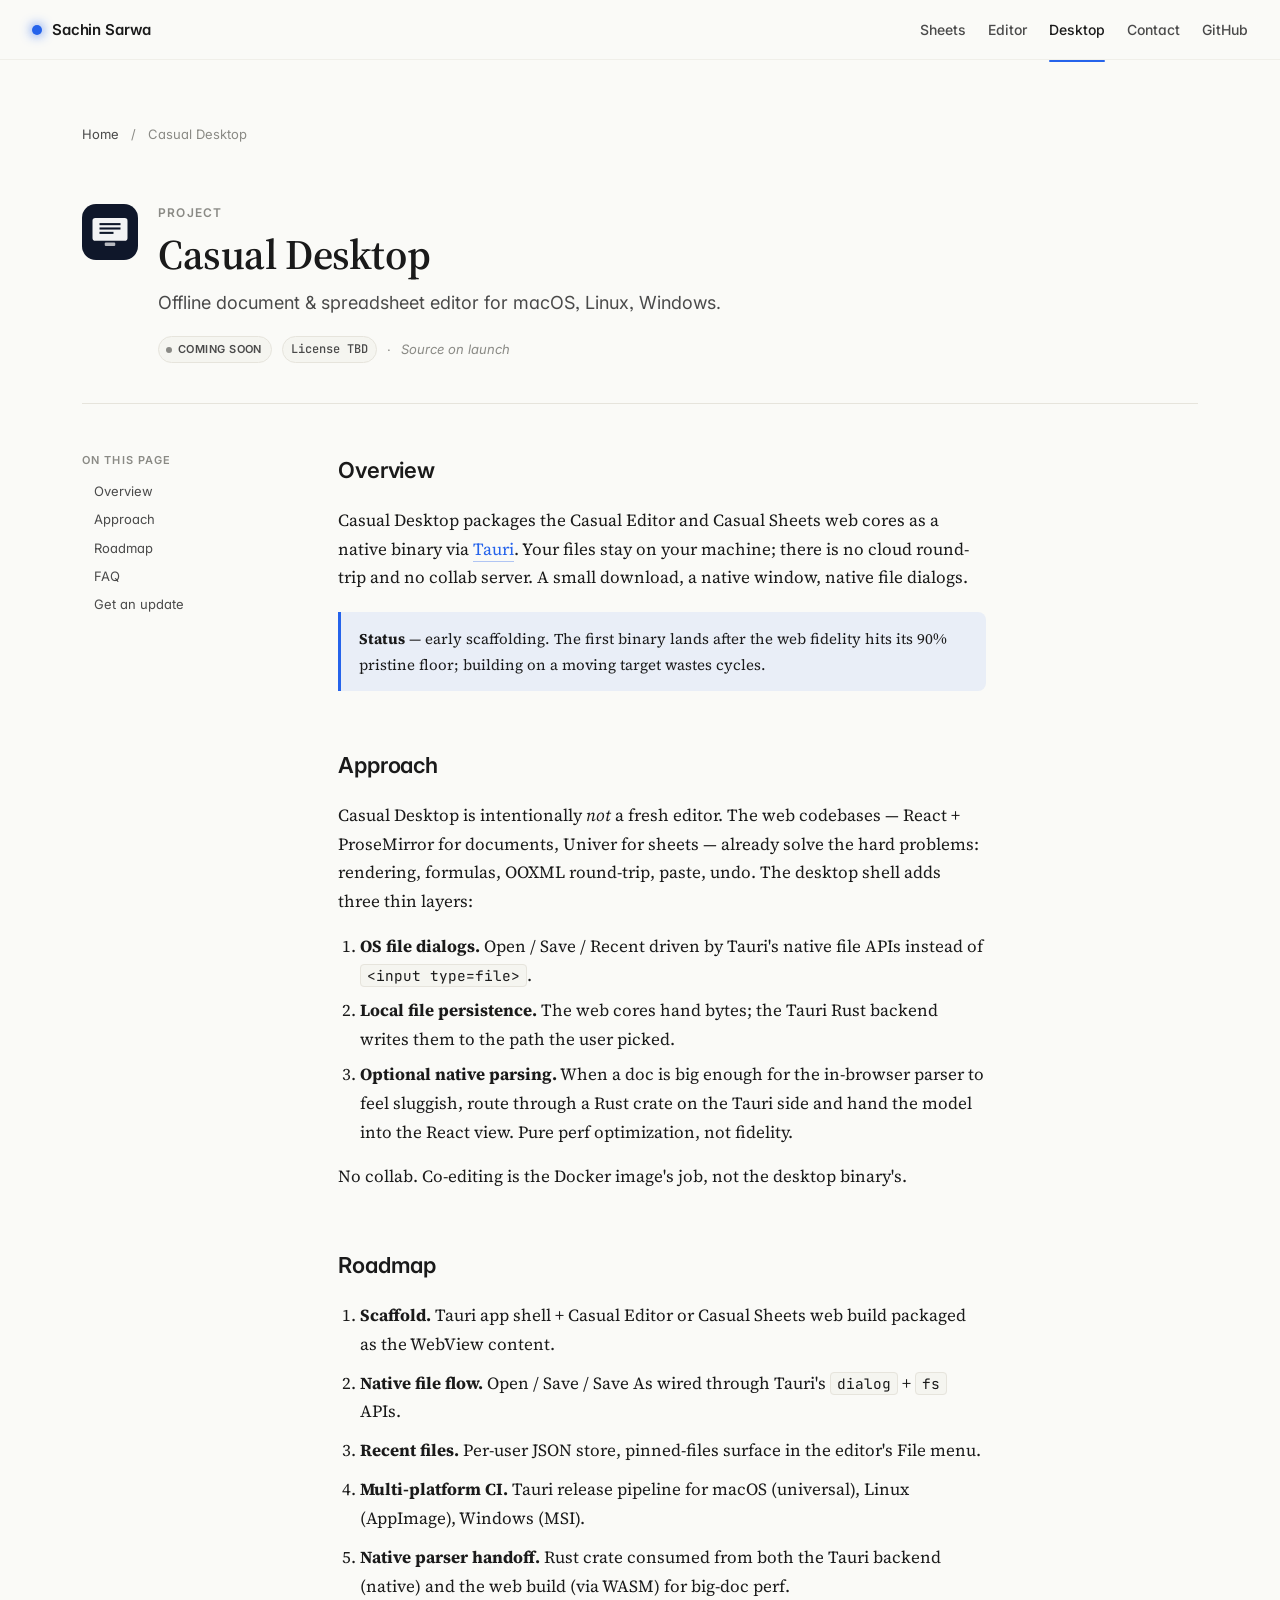
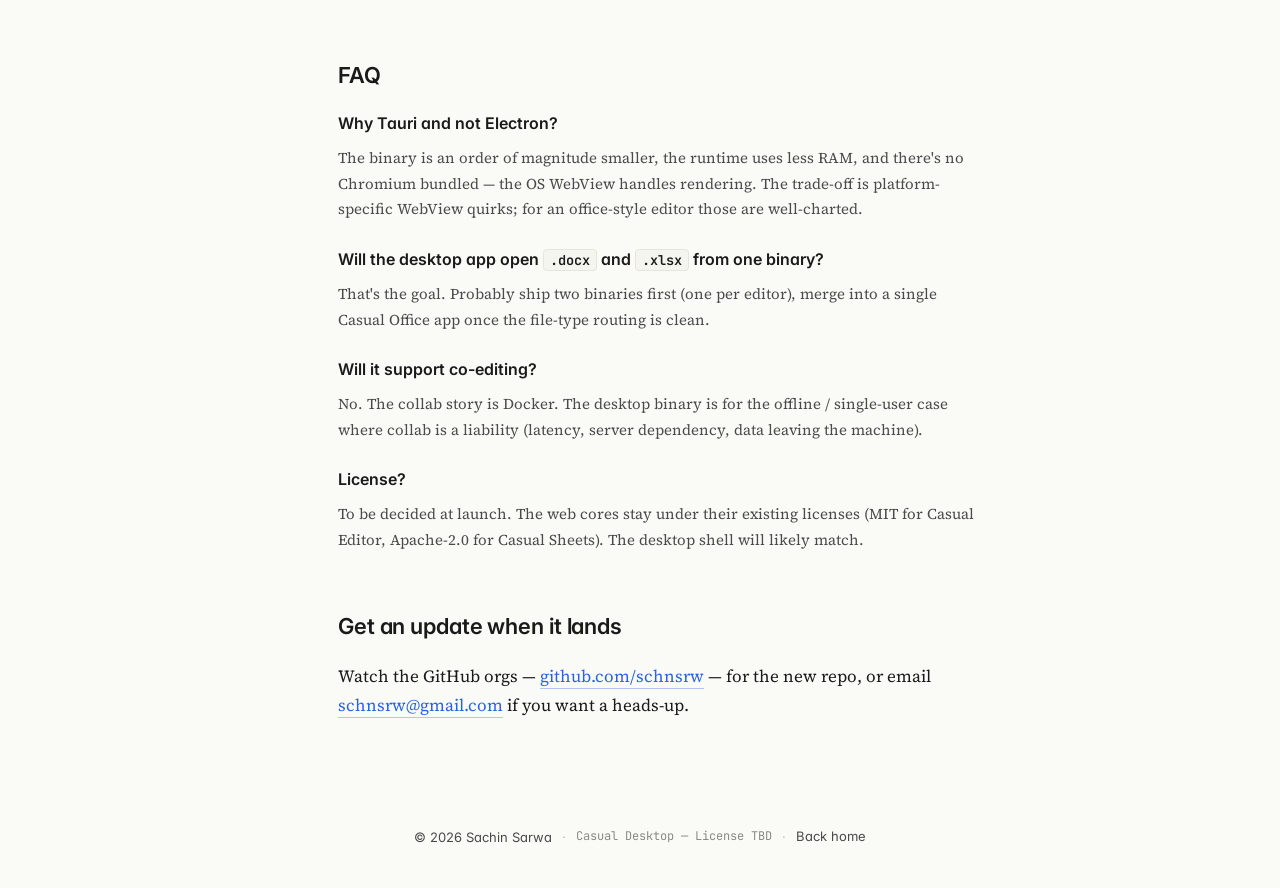
<file: casual-desktop/index.html>
<!doctype html>
<html lang="en">
  <head>
    <meta charset="utf-8" />
    <meta name="viewport" content="width=device-width, initial-scale=1" />
    <title>Casual Desktop — Sachin Sarwa</title>
    <meta name="description" content="Casual Desktop — offline document and spreadsheet editor for macOS, Linux, and Windows. Tauri-shelled Casual Editor + Casual Sheets cores." />
    <meta name="theme-color" content="#fafaf7" />

    <meta property="og:title" content="Casual Desktop — Sachin Sarwa" />
    <meta property="og:description" content="Offline document + spreadsheet editor for macOS, Linux, Windows." />
    <meta property="og:type" content="website" />
    <meta property="og:url" content="https://schnsrw.live/casual-desktop/" />
    <meta property="og:image" content="https://schnsrw.live/og.png" />
    <meta property="og:image:type" content="image/png" />
    <meta property="og:image:width" content="1200" />
    <meta property="og:image:height" content="630" />
    <meta property="og:image:alt" content="Casual Desktop — offline editor for documents and sheets" />
    <meta property="og:site_name" content="schnsrw.live" />

    <meta name="twitter:card" content="summary_large_image" />
    <meta name="twitter:title" content="Casual Desktop — offline document + spreadsheet editor" />
    <meta name="twitter:description" content="Tauri binaries reusing the Casual Editor and Casual Sheets web cores. macOS, Linux, Windows. Single-user, offline." />
    <meta name="twitter:image" content="https://schnsrw.live/og.png" />

    <meta name="robots" content="index, follow, max-snippet:-1, max-image-preview:large" />
    <meta name="keywords" content="Casual Desktop, Tauri, offline editor, desktop spreadsheet, desktop document editor, macOS, Linux, Windows, Rust, open source" />

    <link rel="icon" type="image/svg+xml" href="../favicon.svg" />
    <link rel="canonical" href="https://schnsrw.live/casual-desktop/" />

    <!-- JSON-LD: SoftwareApplication for Casual Desktop. -->
    <script type="application/ld+json">
      {
        "@context": "https://schema.org",
        "@type": "SoftwareApplication",
        "@id": "https://schnsrw.live/casual-desktop/#app",
        "name": "Casual Desktop",
        "applicationCategory": "DesktopEnhancementApplication",
        "operatingSystem": "macOS, Linux, Windows",
        "url": "https://schnsrw.live/casual-desktop/",
        "license": "https://www.apache.org/licenses/LICENSE-2.0",
        "description": "Tauri binaries that reuse the Casual Editor and Casual Sheets web cores verbatim — single-user, offline. In early scaffolding; first binary ships once both web fidelity scores cross 90%.",
        "image": "https://schnsrw.live/og.png",
        "offers": { "@type": "Offer", "price": "0", "priceCurrency": "USD" },
        "author": { "@type": "Person", "@id": "https://schnsrw.live/#person", "name": "Sachin Sarwa", "url": "https://schnsrw.live/" },
        "isAccessibleForFree": true,
        "softwareRequirements": "macOS 12+, Linux (modern), Windows 10+",
        "keywords": "tauri, desktop, offline, docx, xlsx, open source"
      }
    </script>

    <link rel="preconnect" href="https://fonts.googleapis.com" />
    <link rel="preconnect" href="https://fonts.gstatic.com" crossorigin />
    <link
      rel="stylesheet"
      href="https://fonts.googleapis.com/css2?family=Inter:wght@400;500;600;700&family=Source+Serif+4:opsz,wght@8..60,500;8..60,600&family=JetBrains+Mono:wght@400;500&display=swap"
    />
    <link rel="stylesheet" href="../style.css" />
  </head>
  <body>
    <nav class="nav" aria-label="Primary">
      <a class="nav__brand" href="/">
        <span class="nav__dot" aria-hidden="true"></span>
        Sachin Sarwa
      </a>
      <div class="nav__links">
        <a class="nav__link" href="/casual-sheets/">Sheets</a>
        <a class="nav__link" href="/casual-editor/">Editor</a>
        <a class="nav__link nav__link--active" href="/casual-desktop/">Desktop</a>
        <a class="nav__link" href="/#contact">Contact</a>
        <a class="nav__link" href="https://github.com/schnsrw" rel="noopener">GitHub</a>
      </div>
    </nav>

    <main class="page page--guide">
      <nav class="breadcrumb" aria-label="Breadcrumb">
        <a href="/">Home</a>
        <span class="breadcrumb__sep" aria-hidden="true">/</span>
        <span aria-current="page">Casual Desktop</span>
      </nav>

      <header class="ph">
        <div class="ph__icon" style="color:#0f172a" aria-hidden="true">
          <svg viewBox="0 0 32 32" fill="none">
            <rect width="32" height="32" rx="8" fill="currentColor"/>
            <rect x="6" y="8" width="20" height="13" rx="1.6" fill="#fff" fill-opacity="0.95"/>
            <rect x="13" y="22" width="6" height="2" rx="0.6" fill="#fff" fill-opacity="0.7"/>
            <line x1="10" y1="11.5" x2="22" y2="11.5" stroke="currentColor" stroke-width="1.2"/>
            <line x1="10" y1="14" x2="22" y2="14" stroke="currentColor" stroke-width="1.2"/>
            <line x1="10" y1="16.5" x2="18" y2="16.5" stroke="currentColor" stroke-width="1.2"/>
          </svg>
        </div>
        <div class="ph__body">
          <p class="ph__eyebrow">Project</p>
          <h1 class="ph__title">Casual Desktop</h1>
          <p class="ph__tag">Offline document &amp; spreadsheet editor for macOS, Linux, Windows.</p>
          <div class="ph__meta">
            <span class="badge badge--soon"><span class="badge__dot"></span> Coming soon</span>
            <span class="ph__license">License TBD</span>
            <span class="ph__sep">·</span>
            <span class="ph__link link--muted">Source on launch</span>
          </div>
        </div>
      </header>

      <div class="guide">
        <aside class="toc" aria-label="On this page">
          <p class="toc__label">On this page</p>
          <ol>
            <li><a href="#overview">Overview</a></li>
            <li><a href="#approach">Approach</a></li>
            <li><a href="#roadmap">Roadmap</a></li>
            <li><a href="#faq">FAQ</a></li>
            <li><a href="#updates">Get an update</a></li>
          </ol>
        </aside>

        <article class="prose">
          <section id="overview">
            <h2>Overview</h2>
            <p>
              Casual Desktop packages the Casual Editor and Casual Sheets
              web cores as a native binary via
              <a href="https://tauri.app/" rel="noopener">Tauri</a>. Your
              files stay on your machine; there is no cloud round-trip and
              no collab server. A small download, a native window, native
              file dialogs.
            </p>
            <div class="callout">
              <p><strong>Status</strong> — early scaffolding. The first binary lands after the web fidelity hits its 90% pristine floor; building on a moving target wastes cycles.</p>
            </div>
          </section>

          <section id="approach">
            <h2>Approach</h2>
            <p>
              Casual Desktop is intentionally <em>not</em> a fresh editor.
              The web codebases — React + ProseMirror for documents,
              Univer for sheets — already solve the hard problems:
              rendering, formulas, OOXML round-trip, paste, undo. The
              desktop shell adds three thin layers:
            </p>
            <ol>
              <li><strong>OS file dialogs.</strong> Open / Save / Recent driven by Tauri's native file APIs instead of <code>&lt;input type=file&gt;</code>.</li>
              <li><strong>Local file persistence.</strong> The web cores hand bytes; the Tauri Rust backend writes them to the path the user picked.</li>
              <li><strong>Optional native parsing.</strong> When a doc is big enough for the in-browser parser to feel sluggish, route through a Rust crate on the Tauri side and hand the model into the React view. Pure perf optimization, not fidelity.</li>
            </ol>
            <p>
              No collab. Co-editing is the Docker image's job, not the
              desktop binary's.
            </p>
          </section>

          <section id="roadmap">
            <h2>Roadmap</h2>
            <ol class="roadmap">
              <li><strong>Scaffold.</strong> Tauri app shell + Casual Editor or Casual Sheets web build packaged as the WebView content.</li>
              <li><strong>Native file flow.</strong> Open / Save / Save As wired through Tauri's <code>dialog</code> + <code>fs</code> APIs.</li>
              <li><strong>Recent files.</strong> Per-user JSON store, pinned-files surface in the editor's File menu.</li>
              <li><strong>Multi-platform CI.</strong> Tauri release pipeline for macOS (universal), Linux (AppImage), Windows (MSI).</li>
              <li><strong>Native parser handoff.</strong> Rust crate consumed from both the Tauri backend (native) and the web build (via WASM) for big-doc perf.</li>
            </ol>
          </section>

          <section id="faq">
            <h2>FAQ</h2>
            <dl class="faq">
              <dt>Why Tauri and not Electron?</dt>
              <dd>The binary is an order of magnitude smaller, the runtime uses less RAM, and there's no Chromium bundled — the OS WebView handles rendering. The trade-off is platform-specific WebView quirks; for an office-style editor those are well-charted.</dd>

              <dt>Will the desktop app open <code>.docx</code> and <code>.xlsx</code> from one binary?</dt>
              <dd>That's the goal. Probably ship two binaries first (one per editor), merge into a single Casual Office app once the file-type routing is clean.</dd>

              <dt>Will it support co-editing?</dt>
              <dd>No. The collab story is Docker. The desktop binary is for the offline / single-user case where collab is a liability (latency, server dependency, data leaving the machine).</dd>

              <dt>License?</dt>
              <dd>To be decided at launch. The web cores stay under their existing licenses (MIT for Casual Editor, Apache-2.0 for Casual Sheets). The desktop shell will likely match.</dd>
            </dl>
          </section>

          <section id="updates">
            <h2>Get an update when it lands</h2>
            <p>
              Watch the GitHub orgs —
              <a href="https://github.com/schnsrw" rel="noopener">github.com/schnsrw</a>
              — for the new repo, or email
              <a href="mailto:schnsrw@gmail.com">schnsrw@gmail.com</a> if you
              want a heads-up.
            </p>
          </section>
        </article>
      </div>
    </main>

    <footer class="foot">
      <div class="foot__row">
        <span class="foot__copyright">© <span class="year">2026</span> Sachin Sarwa</span>
        <span class="foot__sep" aria-hidden="true">·</span>
        <span class="foot__mono">Casual Desktop — License TBD</span>
        <span class="foot__sep" aria-hidden="true">·</span>
        <a class="foot__link" href="/">Back home</a>
      </div>
    </footer>

    <script>
      document.querySelectorAll('.year').forEach((n) => (n.textContent = String(new Date().getFullYear())));
    </script>
  </body>
</html>
</file>
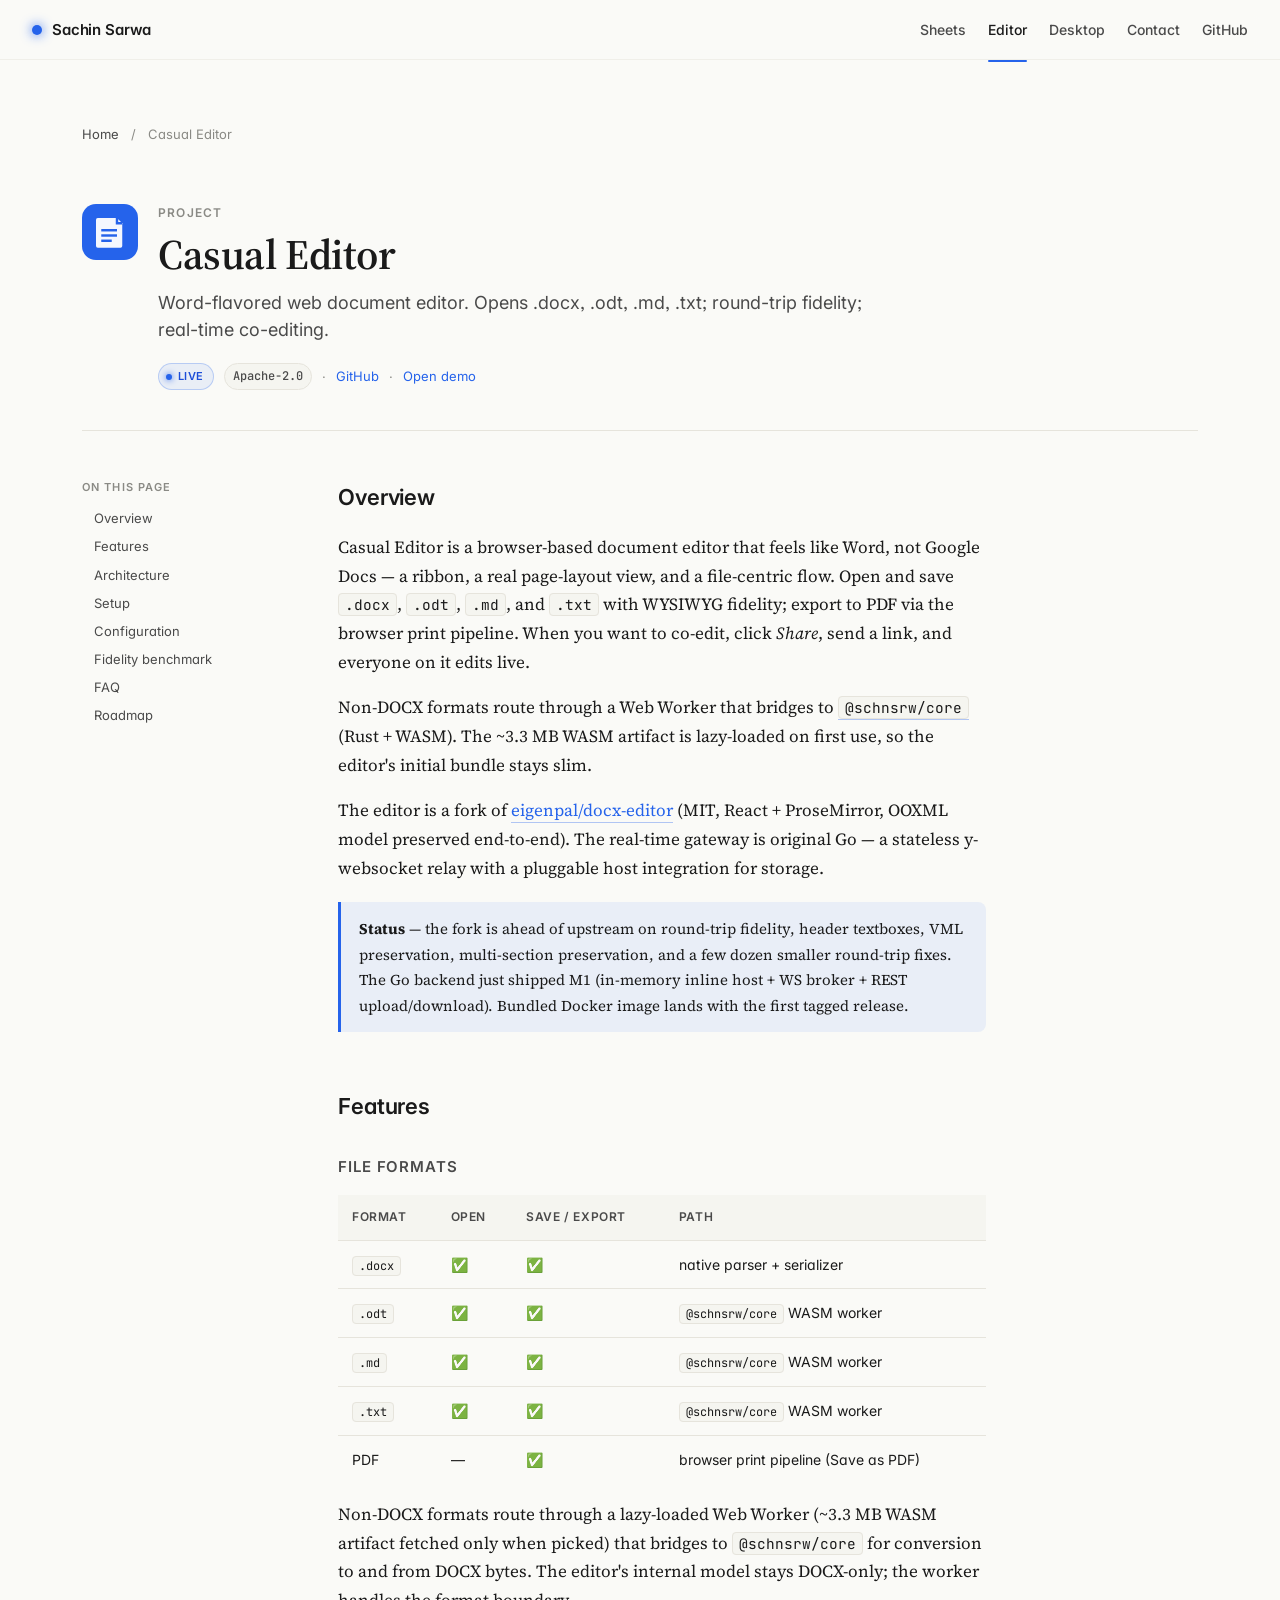
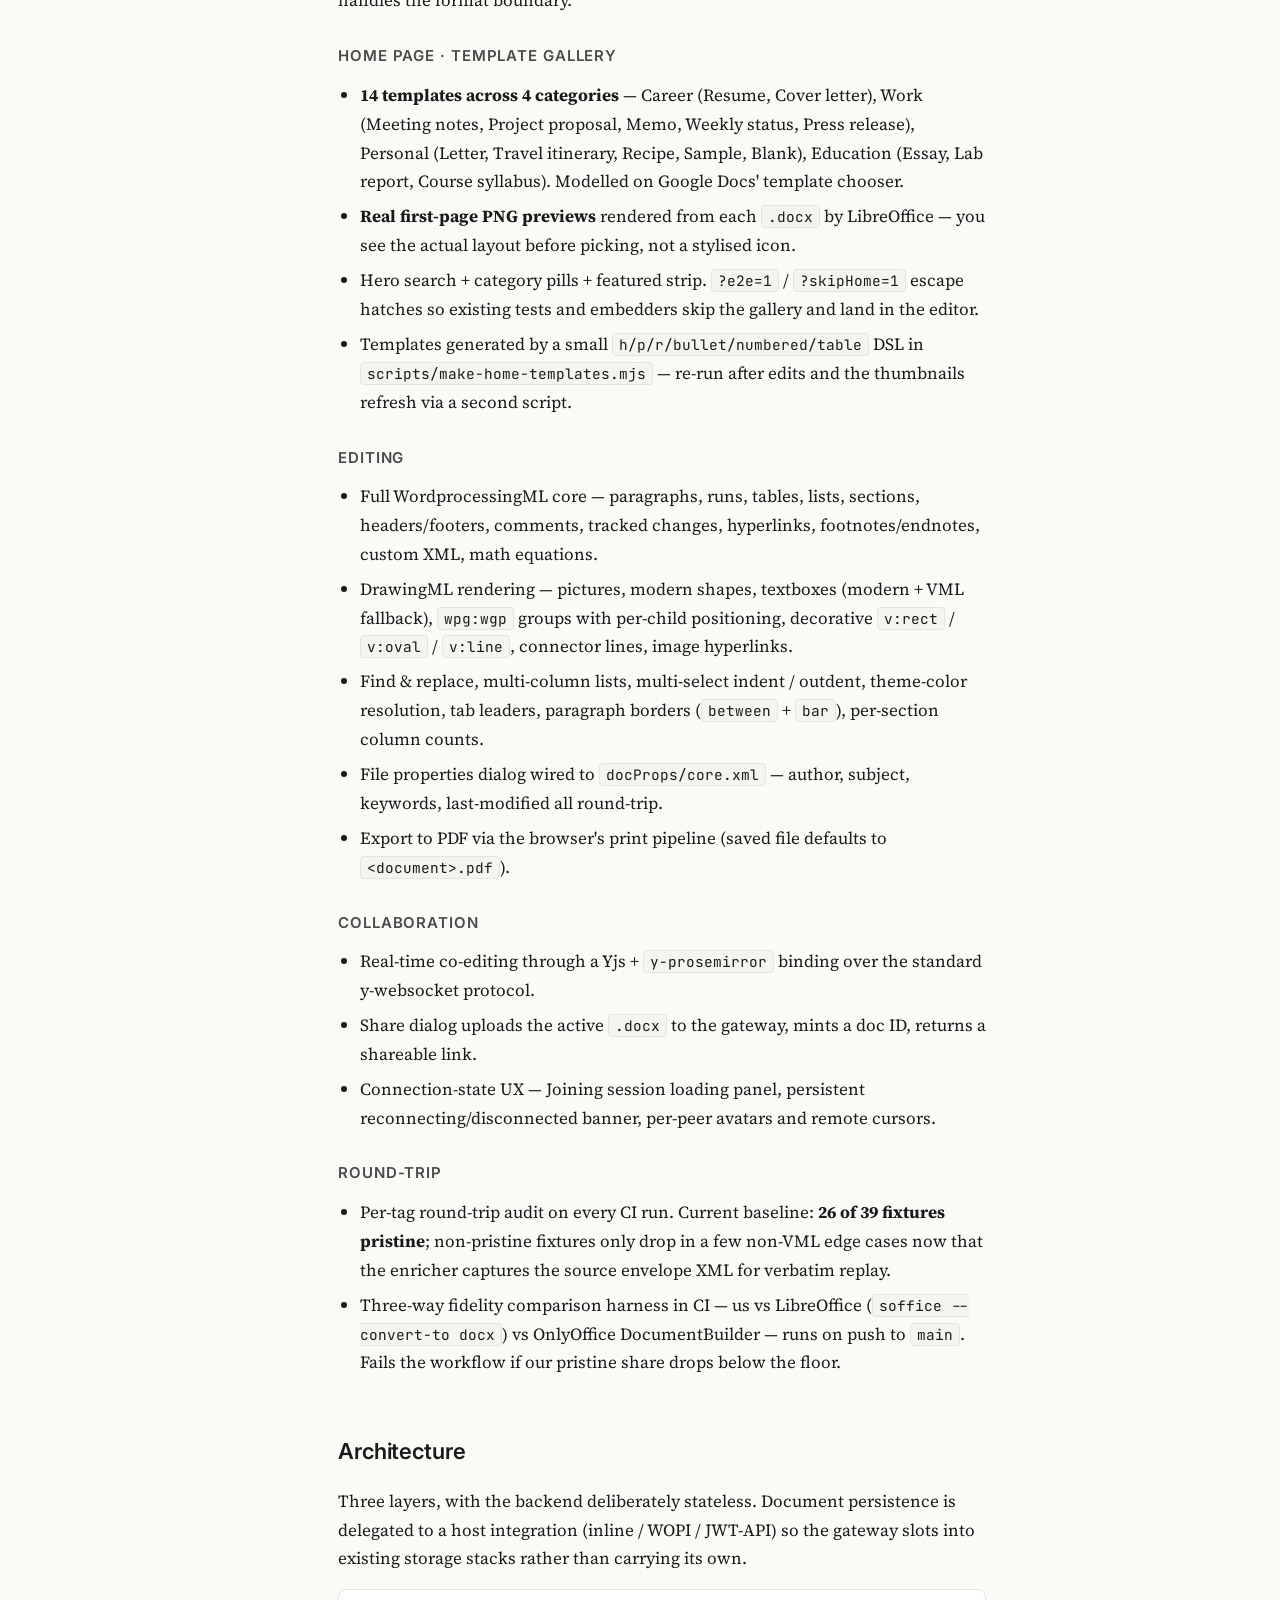
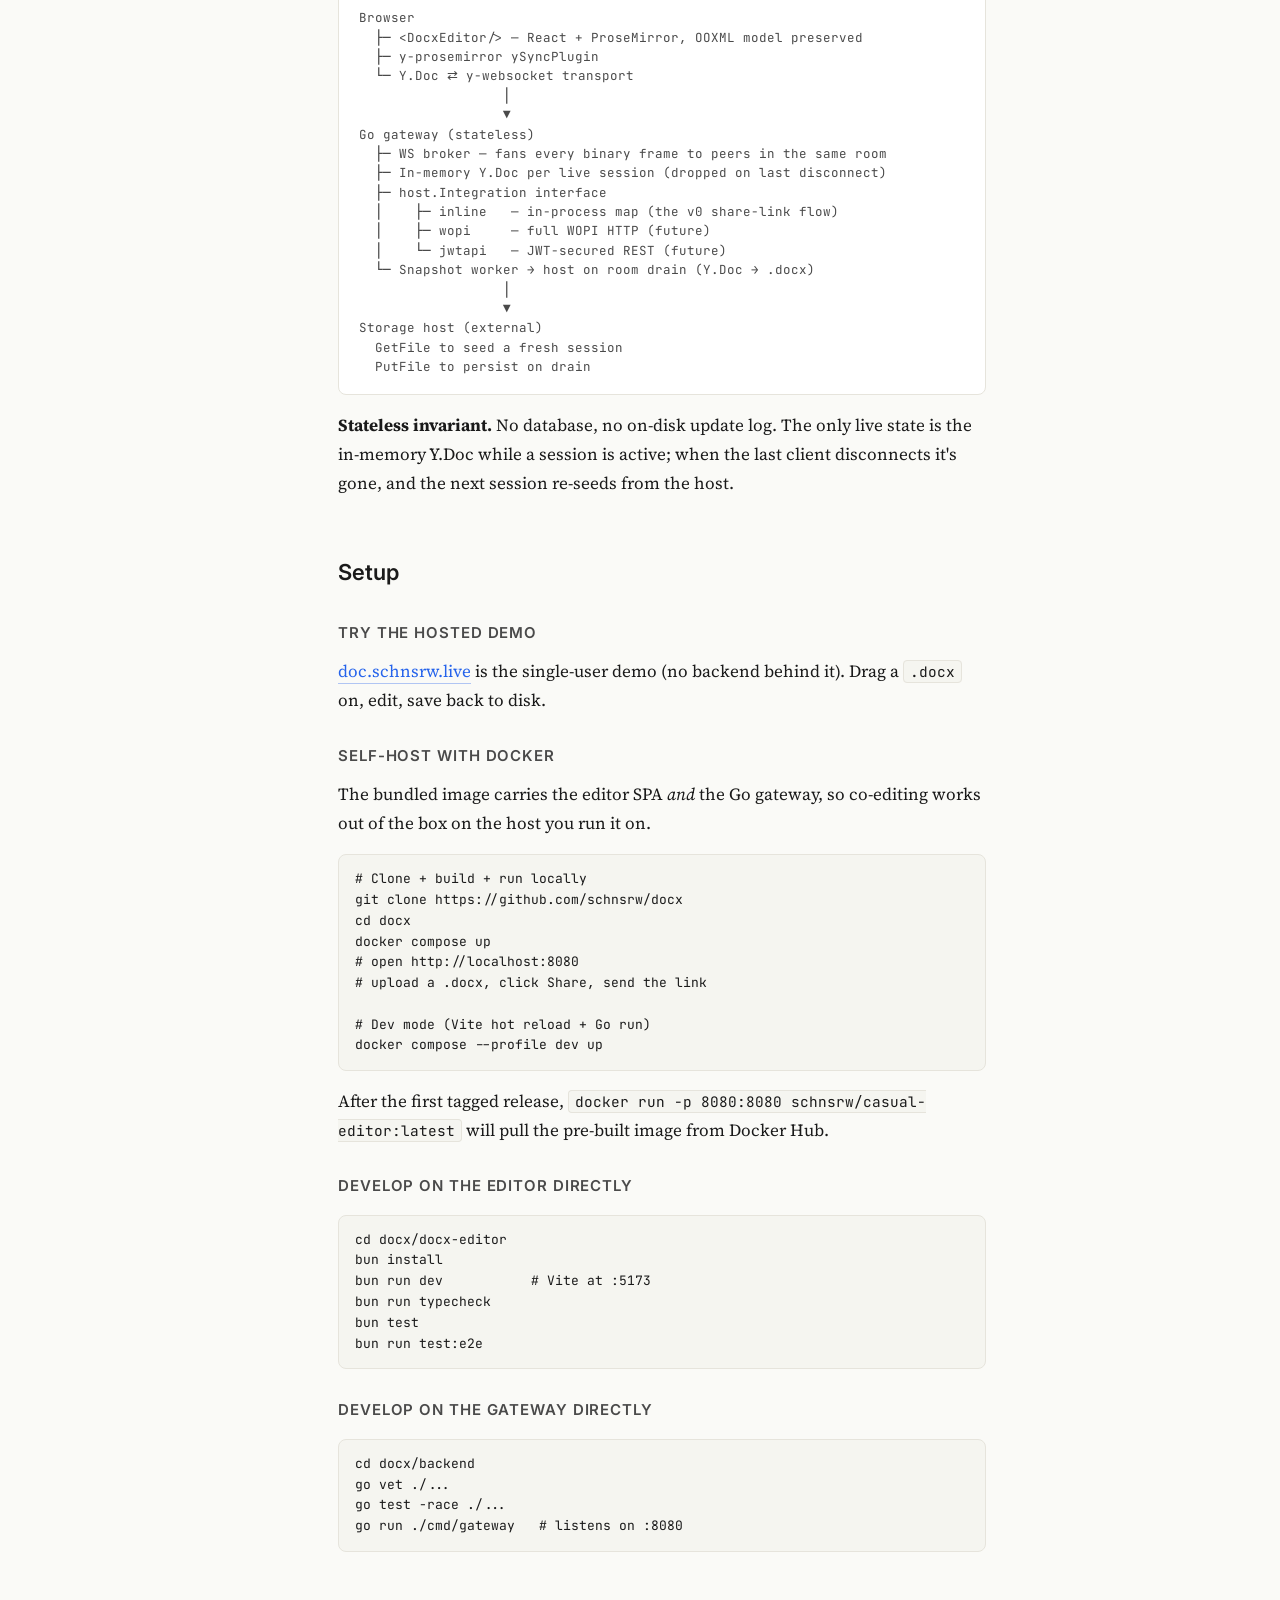
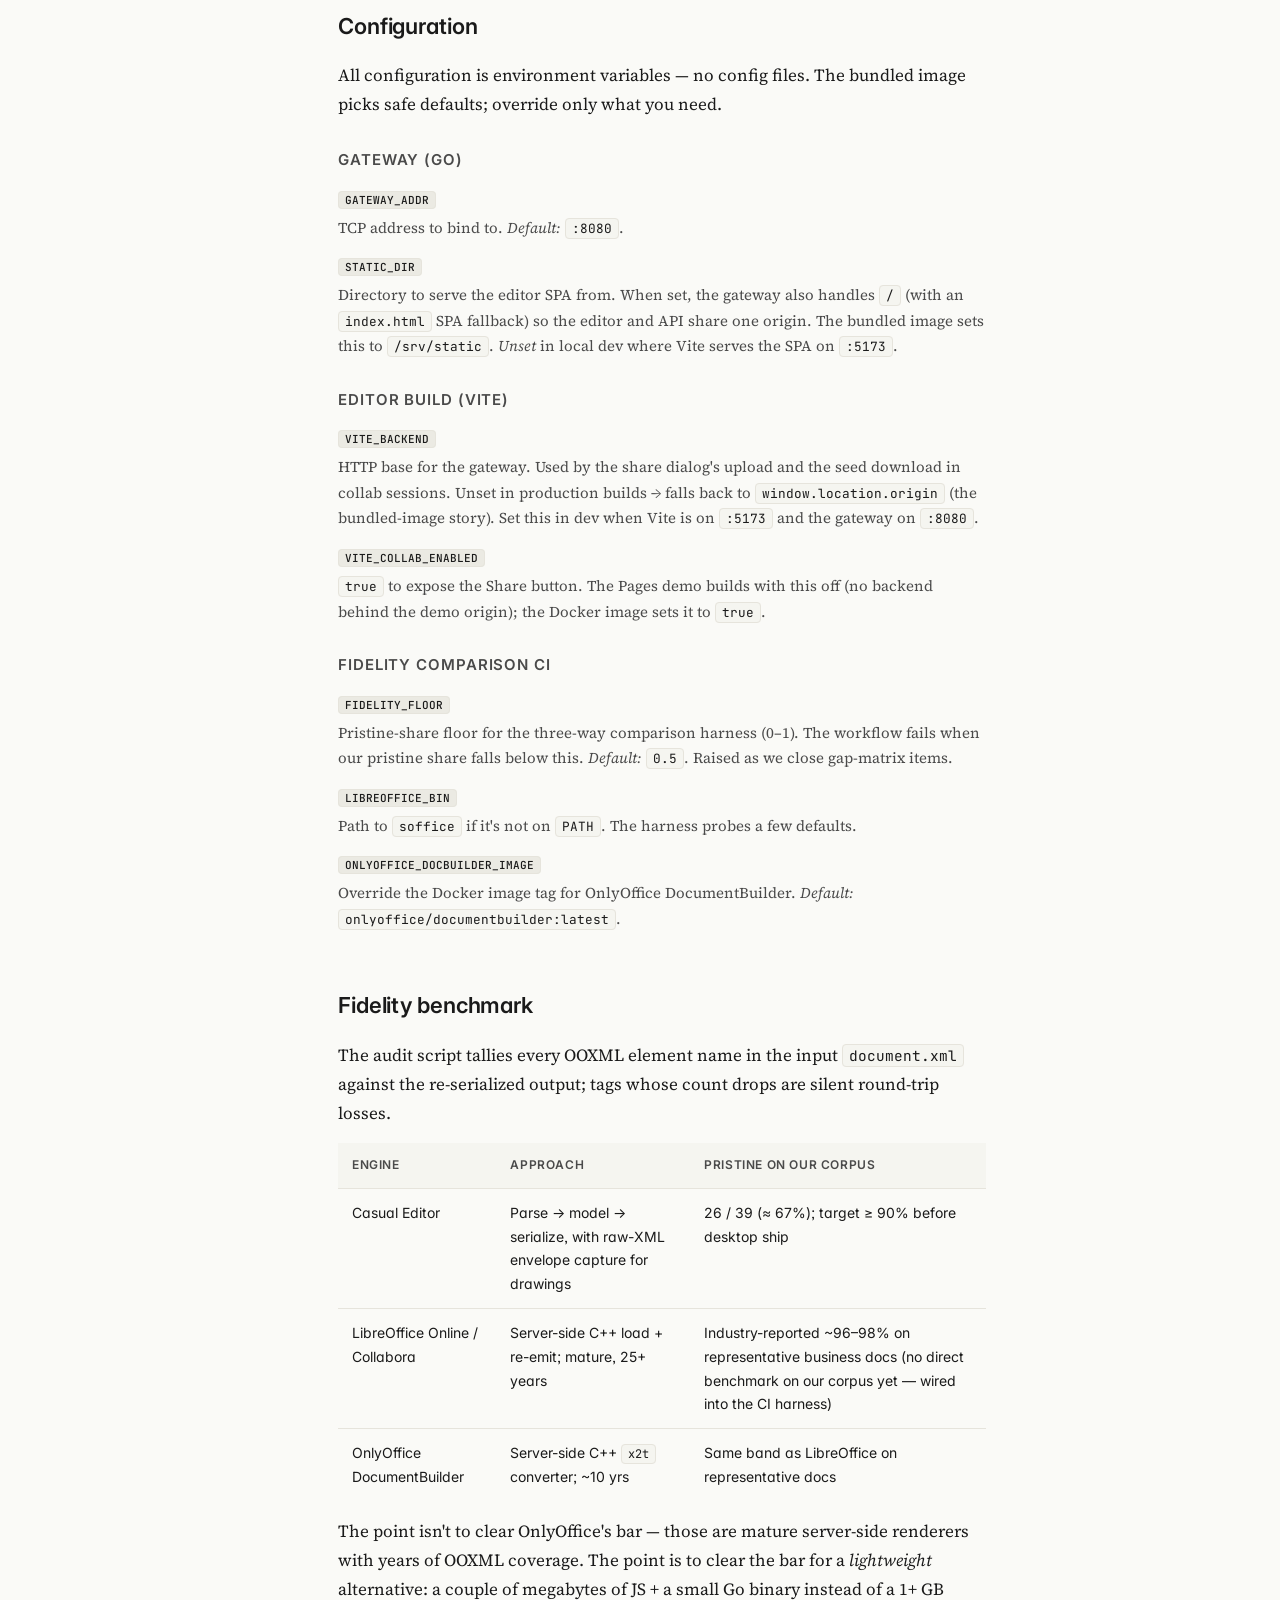
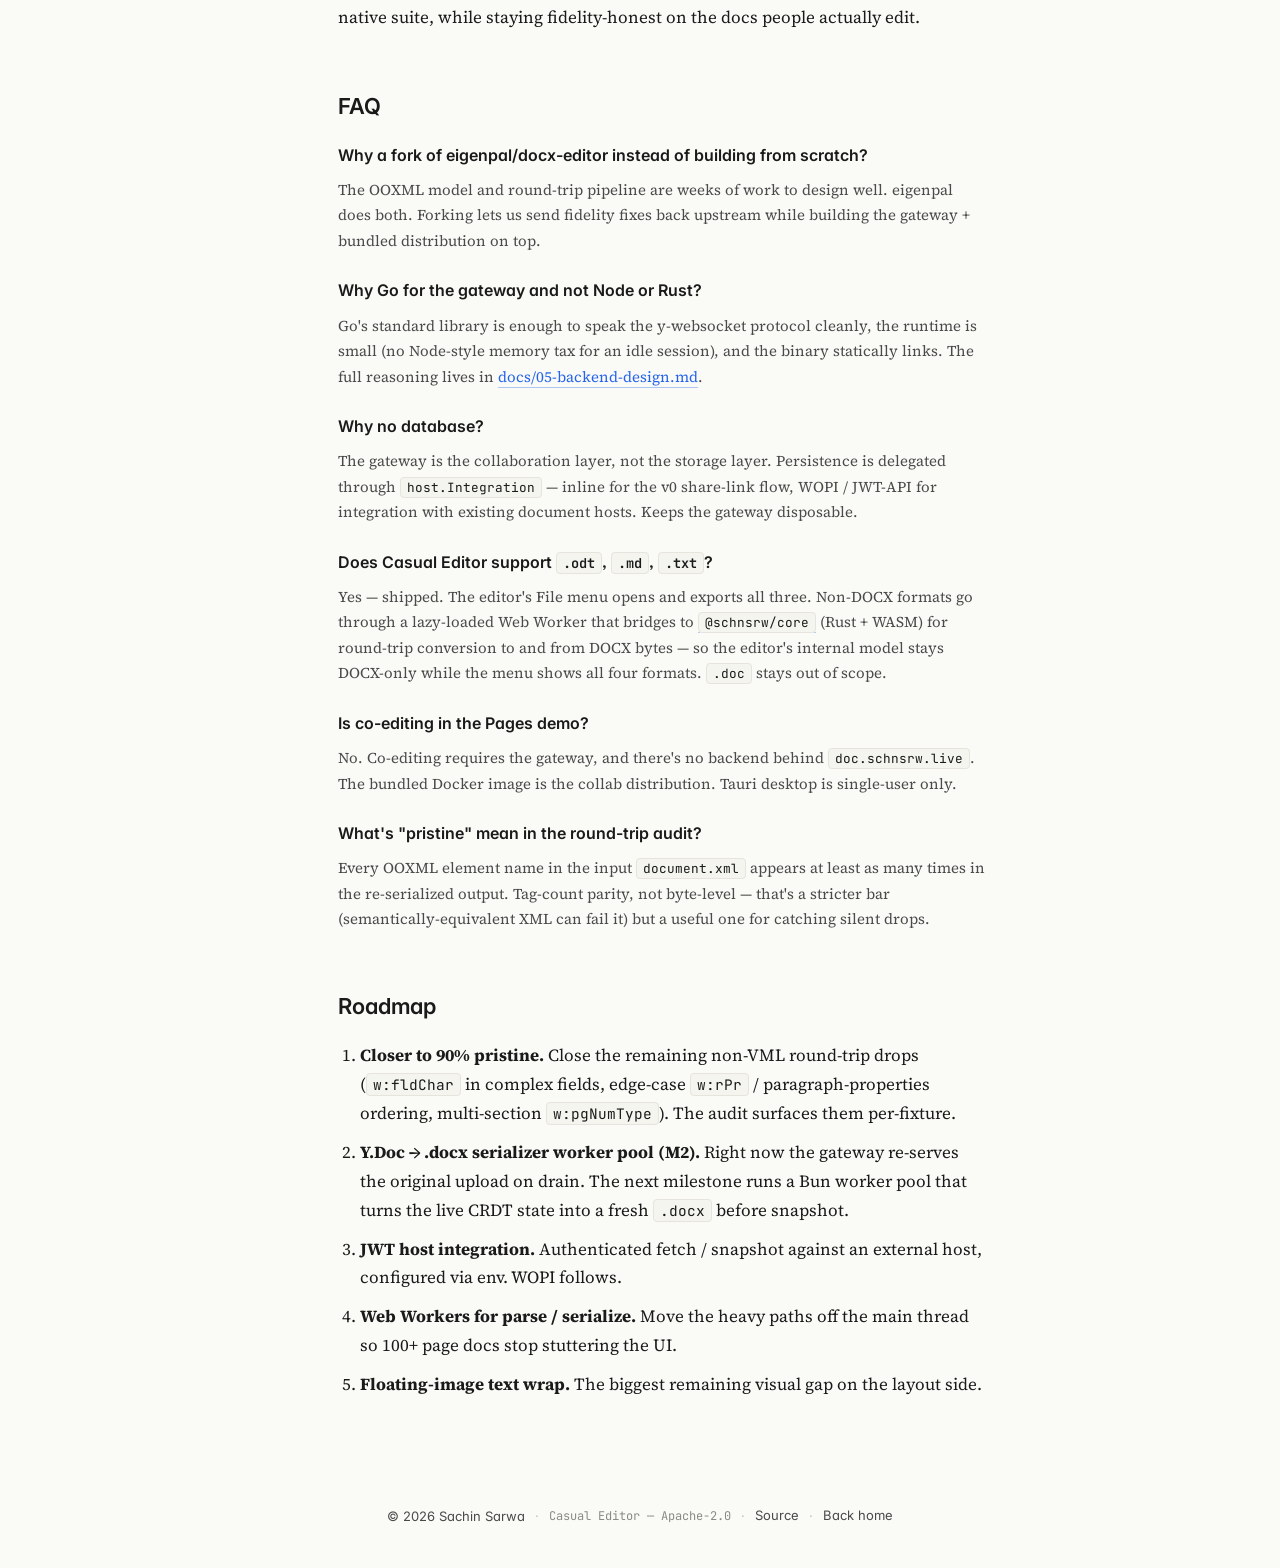
<file: casual-editor/index.html>
<!doctype html>
<html lang="en">
  <head>
    <meta charset="utf-8" />
    <meta name="viewport" content="width=device-width, initial-scale=1" />
    <title>Casual Editor — Sachin Sarwa</title>
    <meta name="description" content="Casual Editor — a Word-flavored web document editor with real-time co-editing. Open and save .docx, .odt, .md, .txt with WYSIWYG fidelity; share a link, edit live." />
    <meta name="theme-color" content="#fafaf7" />

    <meta property="og:title" content="Casual Editor — Sachin Sarwa" />
    <meta property="og:description" content="Word-flavored web document editor. Opens .docx, .odt, .md, .txt; Yjs co-editing; 14-template home gallery with real PNG previews; 26 of 39 fixtures round-trip pristine; three-way fidelity harness in CI." />
    <meta property="og:type" content="website" />
    <meta property="og:url" content="https://schnsrw.live/casual-editor/" />
    <meta property="og:image" content="https://schnsrw.live/og.png" />
    <meta property="og:image:type" content="image/png" />
    <meta property="og:image:width" content="1200" />
    <meta property="og:image:height" content="630" />
    <meta property="og:image:alt" content="Casual Editor — Word-flavored web document editor" />
    <meta property="og:site_name" content="schnsrw.live" />

    <meta name="twitter:card" content="summary_large_image" />
    <meta name="twitter:title" content="Casual Editor — Word-flavored web document editor" />
    <meta name="twitter:description" content="Open .docx, .odt, .md, .txt, edit like the web, save back. Real-time co-editing via Yjs over a stateless Go gateway. 14-template home gallery with real PNG previews." />
    <meta name="twitter:image" content="https://schnsrw.live/og.png" />

    <meta name="robots" content="index, follow, max-snippet:-1, max-image-preview:large" />
    <meta name="keywords" content="Casual Editor, .docx editor, .odt editor, Markdown editor, .txt editor, web document editor, OOXML round-trip, ProseMirror, Yjs, y-prosemirror, Go gateway, stateless backend, WOPI, eigenpal docx-editor, @schnsrw/core, WASM, open source, Apache-2.0" />

    <link rel="icon" type="image/svg+xml" href="../favicon.svg" />
    <link rel="canonical" href="https://schnsrw.live/casual-editor/" />

    <!--
      JSON-LD: SoftwareApplication for Casual Editor. Same @id as the
      live demo's app schema so Google + LLM crawlers see one canonical
      entity across schnsrw.live/casual-editor/ and doc.schnsrw.live/.
    -->
    <script type="application/ld+json">
      {
        "@context": "https://schema.org",
        "@type": "SoftwareApplication",
        "@id": "https://doc.schnsrw.live/#app",
        "name": "Casual Editor",
        "applicationCategory": "BusinessApplication",
        "applicationSubCategory": "WordProcessor",
        "operatingSystem": "Web Browser, Docker (Linux/amd64, Linux/arm64)",
        "url": "https://doc.schnsrw.live/",
        "codeRepository": "https://github.com/schnsrw/docx",
        "license": "https://www.apache.org/licenses/LICENSE-2.0",
        "description": "Open-source, real-time collaborative .docx editor. ProseMirror with an OOXML-preserving model (forked from eigenpal/docx-editor, MIT); React + Bun frontend; Go for the stateless WebSocket gateway implementing the y-websocket protocol. Document persistence delegated to a pluggable host integration.",
        "image": "https://schnsrw.live/og.png",
        "screenshot": "https://doc.schnsrw.live/og.png",
        "offers": { "@type": "Offer", "price": "0", "priceCurrency": "USD" },
        "author": { "@type": "Person", "@id": "https://schnsrw.live/#person", "name": "Sachin Sarwa", "url": "https://schnsrw.live/" },
        "isAccessibleForFree": true,
        "keywords": "docx editor, word processor, open source, real-time, collaborative, ProseMirror, Yjs, Go, OOXML"
      }
    </script>

    <link rel="preconnect" href="https://fonts.googleapis.com" />
    <link rel="preconnect" href="https://fonts.gstatic.com" crossorigin />
    <link
      rel="stylesheet"
      href="https://fonts.googleapis.com/css2?family=Inter:wght@400;500;600;700&family=Source+Serif+4:opsz,wght@8..60,500;8..60,600&family=JetBrains+Mono:wght@400;500&display=swap"
    />
    <link rel="stylesheet" href="../style.css" />
  </head>
  <body>
    <nav class="nav" aria-label="Primary">
      <a class="nav__brand" href="/">
        <span class="nav__dot" aria-hidden="true"></span>
        Sachin Sarwa
      </a>
      <div class="nav__links">
        <a class="nav__link" href="/casual-sheets/">Sheets</a>
        <a class="nav__link nav__link--active" href="/casual-editor/">Editor</a>
        <a class="nav__link" href="/casual-desktop/">Desktop</a>
        <a class="nav__link" href="/#contact">Contact</a>
        <a class="nav__link" href="https://github.com/schnsrw" rel="noopener">GitHub</a>
      </div>
    </nav>

    <main class="page page--guide">
      <nav class="breadcrumb" aria-label="Breadcrumb">
        <a href="/">Home</a>
        <span class="breadcrumb__sep" aria-hidden="true">/</span>
        <span aria-current="page">Casual Editor</span>
      </nav>

      <header class="ph">
        <div class="ph__icon" style="color:#2563eb" aria-hidden="true">
          <svg viewBox="0 0 32 32" fill="none">
            <rect width="32" height="32" rx="8" fill="currentColor"/>
            <path d="M9 8h11l3 3v13a1 1 0 0 1-1 1H9a1 1 0 0 1-1-1V9a1 1 0 0 1 1-1z" fill="#fff" fill-opacity="0.95"/>
            <path d="M20 8v3h3" stroke="currentColor" stroke-width="1.4" fill="none"/>
            <line x1="11" y1="15" x2="20" y2="15" stroke="currentColor" stroke-width="1.4"/>
            <line x1="11" y1="18" x2="20" y2="18" stroke="currentColor" stroke-width="1.4"/>
            <line x1="11" y1="21" x2="17" y2="21" stroke="currentColor" stroke-width="1.4"/>
          </svg>
        </div>
        <div class="ph__body">
          <p class="ph__eyebrow">Project</p>
          <h1 class="ph__title">Casual Editor</h1>
          <p class="ph__tag">Word-flavored web document editor. Opens .docx, .odt, .md, .txt; round-trip fidelity; real-time co-editing.</p>
          <div class="ph__meta">
            <span class="badge badge--live"><span class="badge__dot"></span> Live</span>
            <span class="ph__license">Apache-2.0</span>
            <span class="ph__sep">·</span>
            <a class="ph__link" href="https://github.com/schnsrw/docx" rel="noopener">GitHub</a>
            <span class="ph__sep">·</span>
            <a class="ph__link" href="https://doc.schnsrw.live/" rel="noopener">Open demo</a>
          </div>
        </div>
      </header>

      <div class="guide">
        <aside class="toc" aria-label="On this page">
          <p class="toc__label">On this page</p>
          <ol>
            <li><a href="#overview">Overview</a></li>
            <li><a href="#features">Features</a></li>
            <li><a href="#architecture">Architecture</a></li>
            <li><a href="#setup">Setup</a></li>
            <li><a href="#configuration">Configuration</a></li>
            <li><a href="#fidelity">Fidelity benchmark</a></li>
            <li><a href="#faq">FAQ</a></li>
            <li><a href="#roadmap">Roadmap</a></li>
          </ol>
        </aside>

        <article class="prose">
          <section id="overview">
            <h2>Overview</h2>
            <p>
              Casual Editor is a browser-based document editor that feels like
              Word, not Google Docs — a ribbon, a real page-layout view, and a
              file-centric flow. Open and save <code>.docx</code>,
              <code>.odt</code>, <code>.md</code>, and <code>.txt</code> with
              WYSIWYG fidelity; export to PDF via the browser print pipeline.
              When you want to co-edit, click <em>Share</em>, send a link, and
              everyone on it edits live.
            </p>
            <p>
              Non-DOCX formats route through a Web Worker that bridges to
              <a href="https://www.npmjs.com/package/@schnsrw/core" rel="noopener"><code>@schnsrw/core</code></a>
              (Rust + WASM). The ~3.3 MB WASM artifact is lazy-loaded on
              first use, so the editor's initial bundle stays slim.
            </p>
            <p>
              The editor is a fork of <a href="https://github.com/eigenpal/docx-editor" rel="noopener">eigenpal/docx-editor</a>
              (MIT, React + ProseMirror, OOXML model preserved end-to-end). The
              real-time gateway is original Go — a stateless y-websocket relay
              with a pluggable host integration for storage.
            </p>
            <div class="callout">
              <p><strong>Status</strong> — the fork is ahead of upstream on round-trip fidelity, header textboxes, VML preservation, multi-section preservation, and a few dozen smaller round-trip fixes. The Go backend just shipped M1 (in-memory inline host + WS broker + REST upload/download). Bundled Docker image lands with the first tagged release.</p>
            </div>
          </section>

          <section id="features">
            <h2>Features</h2>
            <h3>File formats</h3>
            <table class="benchmark">
              <thead>
                <tr><th>Format</th><th>Open</th><th>Save / Export</th><th>Path</th></tr>
              </thead>
              <tbody>
                <tr><td><code>.docx</code></td><td>✅</td><td>✅</td><td>native parser + serializer</td></tr>
                <tr><td><code>.odt</code></td><td>✅</td><td>✅</td><td><code>@schnsrw/core</code> WASM worker</td></tr>
                <tr><td><code>.md</code></td><td>✅</td><td>✅</td><td><code>@schnsrw/core</code> WASM worker</td></tr>
                <tr><td><code>.txt</code></td><td>✅</td><td>✅</td><td><code>@schnsrw/core</code> WASM worker</td></tr>
                <tr><td>PDF</td><td>—</td><td>✅</td><td>browser print pipeline (Save as PDF)</td></tr>
              </tbody>
            </table>
            <p>
              Non-DOCX formats route through a lazy-loaded Web Worker (~3.3 MB WASM artifact fetched only when picked) that bridges to <code>@schnsrw/core</code> for conversion to and from DOCX bytes. The editor's internal model stays DOCX-only; the worker handles the format boundary.
            </p>
            <h3>Home page · template gallery</h3>
            <ul>
              <li><strong>14 templates across 4 categories</strong> — Career (Resume, Cover letter), Work (Meeting notes, Project proposal, Memo, Weekly status, Press release), Personal (Letter, Travel itinerary, Recipe, Sample, Blank), Education (Essay, Lab report, Course syllabus). Modelled on Google Docs' template chooser.</li>
              <li><strong>Real first-page PNG previews</strong> rendered from each <code>.docx</code> by LibreOffice — you see the actual layout before picking, not a stylised icon.</li>
              <li>Hero search + category pills + featured strip. <code>?e2e=1</code> / <code>?skipHome=1</code> escape hatches so existing tests and embedders skip the gallery and land in the editor.</li>
              <li>Templates generated by a small <code>h/p/r/bullet/numbered/table</code> DSL in <code>scripts/make-home-templates.mjs</code> — re-run after edits and the thumbnails refresh via a second script.</li>
            </ul>
            <h3>Editing</h3>
            <ul>
              <li>Full WordprocessingML core — paragraphs, runs, tables, lists, sections, headers/footers, comments, tracked changes, hyperlinks, footnotes/endnotes, custom XML, math equations.</li>
              <li>DrawingML rendering — pictures, modern shapes, textboxes (modern + VML fallback), <code>wpg:wgp</code> groups with per-child positioning, decorative <code>v:rect</code> / <code>v:oval</code> / <code>v:line</code>, connector lines, image hyperlinks.</li>
              <li>Find &amp; replace, multi-column lists, multi-select indent / outdent, theme-color resolution, tab leaders, paragraph borders (<code>between</code> + <code>bar</code>), per-section column counts.</li>
              <li>File properties dialog wired to <code>docProps/core.xml</code> — author, subject, keywords, last-modified all round-trip.</li>
              <li>Export to PDF via the browser's print pipeline (saved file defaults to <code>&lt;document&gt;.pdf</code>).</li>
            </ul>
            <h3>Collaboration</h3>
            <ul>
              <li>Real-time co-editing through a Yjs + <code>y-prosemirror</code> binding over the standard y-websocket protocol.</li>
              <li>Share dialog uploads the active <code>.docx</code> to the gateway, mints a doc ID, returns a shareable link.</li>
              <li>Connection-state UX — Joining session loading panel, persistent reconnecting/disconnected banner, per-peer avatars and remote cursors.</li>
            </ul>
            <h3>Round-trip</h3>
            <ul>
              <li>Per-tag round-trip audit on every CI run. Current baseline: <strong>26 of 39 fixtures pristine</strong>; non-pristine fixtures only drop in a few non-VML edge cases now that the enricher captures the source envelope XML for verbatim replay.</li>
              <li>Three-way fidelity comparison harness in CI — us vs LibreOffice (<code>soffice --convert-to docx</code>) vs OnlyOffice DocumentBuilder — runs on push to <code>main</code>. Fails the workflow if our pristine share drops below the floor.</li>
            </ul>
          </section>

          <section id="architecture">
            <h2>Architecture</h2>
            <p>
              Three layers, with the backend deliberately stateless. Document
              persistence is delegated to a host integration (inline /
              WOPI / JWT-API) so the gateway slots into existing storage
              stacks rather than carrying its own.
            </p>
            <pre class="diagram"><code>Browser
  ├─ &lt;DocxEditor/&gt; — React + ProseMirror, OOXML model preserved
  ├─ y-prosemirror ySyncPlugin
  └─ Y.Doc ⇄ y-websocket transport
                  │
                  ▼
Go gateway (stateless)
  ├─ WS broker — fans every binary frame to peers in the same room
  ├─ In-memory Y.Doc per live session (dropped on last disconnect)
  ├─ host.Integration interface
  │    ├─ inline   — in-process map (the v0 share-link flow)
  │    ├─ wopi     — full WOPI HTTP (future)
  │    └─ jwtapi   — JWT-secured REST (future)
  └─ Snapshot worker → host on room drain (Y.Doc → .docx)
                  │
                  ▼
Storage host (external)
  GetFile to seed a fresh session
  PutFile to persist on drain</code></pre>
            <p>
              <strong>Stateless invariant.</strong> No database, no on-disk
              update log. The only live state is the in-memory Y.Doc while a
              session is active; when the last client disconnects it's gone,
              and the next session re-seeds from the host.
            </p>
          </section>

          <section id="setup">
            <h2>Setup</h2>
            <h3>Try the hosted demo</h3>
            <p>
              <a href="https://doc.schnsrw.live/" rel="noopener">doc.schnsrw.live</a> is
              the single-user demo (no backend behind it). Drag a <code>.docx</code> on,
              edit, save back to disk.
            </p>
            <h3>Self-host with Docker</h3>
            <p>
              The bundled image carries the editor SPA <em>and</em> the Go
              gateway, so co-editing works out of the box on the host you
              run it on.
            </p>
            <pre class="code"><code># Clone + build + run locally
git clone https://github.com/schnsrw/docx
cd docx
docker compose up
# open http://localhost:8080
# upload a .docx, click Share, send the link

# Dev mode (Vite hot reload + Go run)
docker compose --profile dev up</code></pre>
            <p>
              After the first tagged release, <code>docker run -p 8080:8080
              schnsrw/casual-editor:latest</code> will pull the pre-built
              image from Docker Hub.
            </p>
            <h3>Develop on the editor directly</h3>
            <pre class="code"><code>cd docx/docx-editor
bun install
bun run dev           # Vite at :5173
bun run typecheck
bun test
bun run test:e2e</code></pre>
            <h3>Develop on the gateway directly</h3>
            <pre class="code"><code>cd docx/backend
go vet ./...
go test -race ./...
go run ./cmd/gateway   # listens on :8080</code></pre>
          </section>

          <section id="configuration">
            <h2>Configuration</h2>
            <p>
              All configuration is environment variables — no config files.
              The bundled image picks safe defaults; override only what you
              need.
            </p>
            <h3>Gateway (Go)</h3>
            <dl class="config">
              <dt><code>GATEWAY_ADDR</code></dt>
              <dd>TCP address to bind to. <em>Default:</em> <code>:8080</code>.</dd>
              <dt><code>STATIC_DIR</code></dt>
              <dd>Directory to serve the editor SPA from. When set, the gateway also handles <code>/</code> (with an <code>index.html</code> SPA fallback) so the editor and API share one origin. The bundled image sets this to <code>/srv/static</code>. <em>Unset</em> in local dev where Vite serves the SPA on <code>:5173</code>.</dd>
            </dl>
            <h3>Editor build (Vite)</h3>
            <dl class="config">
              <dt><code>VITE_BACKEND</code></dt>
              <dd>HTTP base for the gateway. Used by the share dialog's upload and the seed download in collab sessions. Unset in production builds → falls back to <code>window.location.origin</code> (the bundled-image story). Set this in dev when Vite is on <code>:5173</code> and the gateway on <code>:8080</code>.</dd>
              <dt><code>VITE_COLLAB_ENABLED</code></dt>
              <dd><code>true</code> to expose the Share button. The Pages demo builds with this off (no backend behind the demo origin); the Docker image sets it to <code>true</code>.</dd>
            </dl>
            <h3>Fidelity comparison CI</h3>
            <dl class="config">
              <dt><code>FIDELITY_FLOOR</code></dt>
              <dd>Pristine-share floor for the three-way comparison harness (0–1). The workflow fails when our pristine share falls below this. <em>Default:</em> <code>0.5</code>. Raised as we close gap-matrix items.</dd>
              <dt><code>LIBREOFFICE_BIN</code></dt>
              <dd>Path to <code>soffice</code> if it's not on <code>PATH</code>. The harness probes a few defaults.</dd>
              <dt><code>ONLYOFFICE_DOCBUILDER_IMAGE</code></dt>
              <dd>Override the Docker image tag for OnlyOffice DocumentBuilder. <em>Default:</em> <code>onlyoffice/documentbuilder:latest</code>.</dd>
            </dl>
          </section>

          <section id="fidelity">
            <h2>Fidelity benchmark</h2>
            <p>
              The audit script tallies every OOXML element name in the input
              <code>document.xml</code> against the re-serialized output;
              tags whose count drops are silent round-trip losses.
            </p>
            <table class="benchmark">
              <thead>
                <tr><th>Engine</th><th>Approach</th><th>Pristine on our corpus</th></tr>
              </thead>
              <tbody>
                <tr>
                  <td>Casual Editor</td>
                  <td>Parse → model → serialize, with raw-XML envelope capture for drawings</td>
                  <td>26 / 39 (≈ 67%); target ≥ 90% before desktop ship</td>
                </tr>
                <tr>
                  <td>LibreOffice Online / Collabora</td>
                  <td>Server-side C++ load + re-emit; mature, 25+ years</td>
                  <td>Industry-reported ~96–98% on representative business docs (no direct benchmark on our corpus yet — wired into the CI harness)</td>
                </tr>
                <tr>
                  <td>OnlyOffice DocumentBuilder</td>
                  <td>Server-side C++ <code>x2t</code> converter; ~10 yrs</td>
                  <td>Same band as LibreOffice on representative docs</td>
                </tr>
              </tbody>
            </table>
            <p>
              The point isn't to clear OnlyOffice's bar — those are mature
              server-side renderers with years of OOXML coverage. The point
              is to clear the bar for a <em>lightweight</em> alternative:
              a couple of megabytes of JS + a small Go binary instead of
              a 1+ GB native suite, while staying fidelity-honest on the
              docs people actually edit.
            </p>
          </section>

          <section id="faq">
            <h2>FAQ</h2>
            <dl class="faq">
              <dt>Why a fork of eigenpal/docx-editor instead of building from scratch?</dt>
              <dd>The OOXML model and round-trip pipeline are weeks of work to design well. eigenpal does both. Forking lets us send fidelity fixes back upstream while building the gateway + bundled distribution on top.</dd>

              <dt>Why Go for the gateway and not Node or Rust?</dt>
              <dd>Go's standard library is enough to speak the y-websocket protocol cleanly, the runtime is small (no Node-style memory tax for an idle session), and the binary statically links. The full reasoning lives in <a href="https://github.com/schnsrw/docx/blob/main/docs/05-backend-design.md" rel="noopener">docs/05-backend-design.md</a>.</dd>

              <dt>Why no database?</dt>
              <dd>The gateway is the collaboration layer, not the storage layer. Persistence is delegated through <code>host.Integration</code> — inline for the v0 share-link flow, WOPI / JWT-API for integration with existing document hosts. Keeps the gateway disposable.</dd>

              <dt>Does Casual Editor support <code>.odt</code>, <code>.md</code>, <code>.txt</code>?</dt>
              <dd>Yes — shipped. The editor's File menu opens and exports all three. Non-DOCX formats go through a lazy-loaded Web Worker that bridges to <a href="https://www.npmjs.com/package/@schnsrw/core" rel="noopener"><code>@schnsrw/core</code></a> (Rust + WASM) for round-trip conversion to and from DOCX bytes — so the editor's internal model stays DOCX-only while the menu shows all four formats. <code>.doc</code> stays out of scope.</dd>

              <dt>Is co-editing in the Pages demo?</dt>
              <dd>No. Co-editing requires the gateway, and there's no backend behind <code>doc.schnsrw.live</code>. The bundled Docker image is the collab distribution. Tauri desktop is single-user only.</dd>

              <dt>What's "pristine" mean in the round-trip audit?</dt>
              <dd>Every OOXML element name in the input <code>document.xml</code> appears at least as many times in the re-serialized output. Tag-count parity, not byte-level — that's a stricter bar (semantically-equivalent XML can fail it) but a useful one for catching silent drops.</dd>
            </dl>
          </section>

          <section id="roadmap">
            <h2>Roadmap</h2>
            <ol class="roadmap">
              <li>
                <strong>Closer to 90% pristine.</strong> Close the remaining
                non-VML round-trip drops (<code>w:fldChar</code> in complex
                fields, edge-case <code>w:rPr</code> / paragraph-properties
                ordering, multi-section <code>w:pgNumType</code>). The audit
                surfaces them per-fixture.
              </li>
              <li>
                <strong>Y.Doc → .docx serializer worker pool (M2).</strong>
                Right now the gateway re-serves the original upload on drain.
                The next milestone runs a Bun worker pool that turns the live
                CRDT state into a fresh <code>.docx</code> before snapshot.
              </li>
              <li>
                <strong>JWT host integration.</strong> Authenticated
                fetch / snapshot against an external host, configured via
                env. WOPI follows.
              </li>
              <li>
                <strong>Web Workers for parse / serialize.</strong> Move the
                heavy paths off the main thread so 100+ page docs stop
                stuttering the UI.
              </li>
              <li>
                <strong>Floating-image text wrap.</strong> The biggest
                remaining visual gap on the layout side.
              </li>
            </ol>
          </section>
        </article>
      </div>
    </main>

    <footer class="foot">
      <div class="foot__row">
        <span class="foot__copyright">© <span class="year">2026</span> Sachin Sarwa</span>
        <span class="foot__sep" aria-hidden="true">·</span>
        <span class="foot__mono">Casual Editor — Apache-2.0</span>
        <span class="foot__sep" aria-hidden="true">·</span>
        <a class="foot__link" href="https://github.com/schnsrw/docx" rel="noopener">Source</a>
        <span class="foot__sep" aria-hidden="true">·</span>
        <a class="foot__link" href="/">Back home</a>
      </div>
    </footer>

    <script>
      document.querySelectorAll('.year').forEach((n) => (n.textContent = String(new Date().getFullYear())));
    </script>
  </body>
</html>
</file>
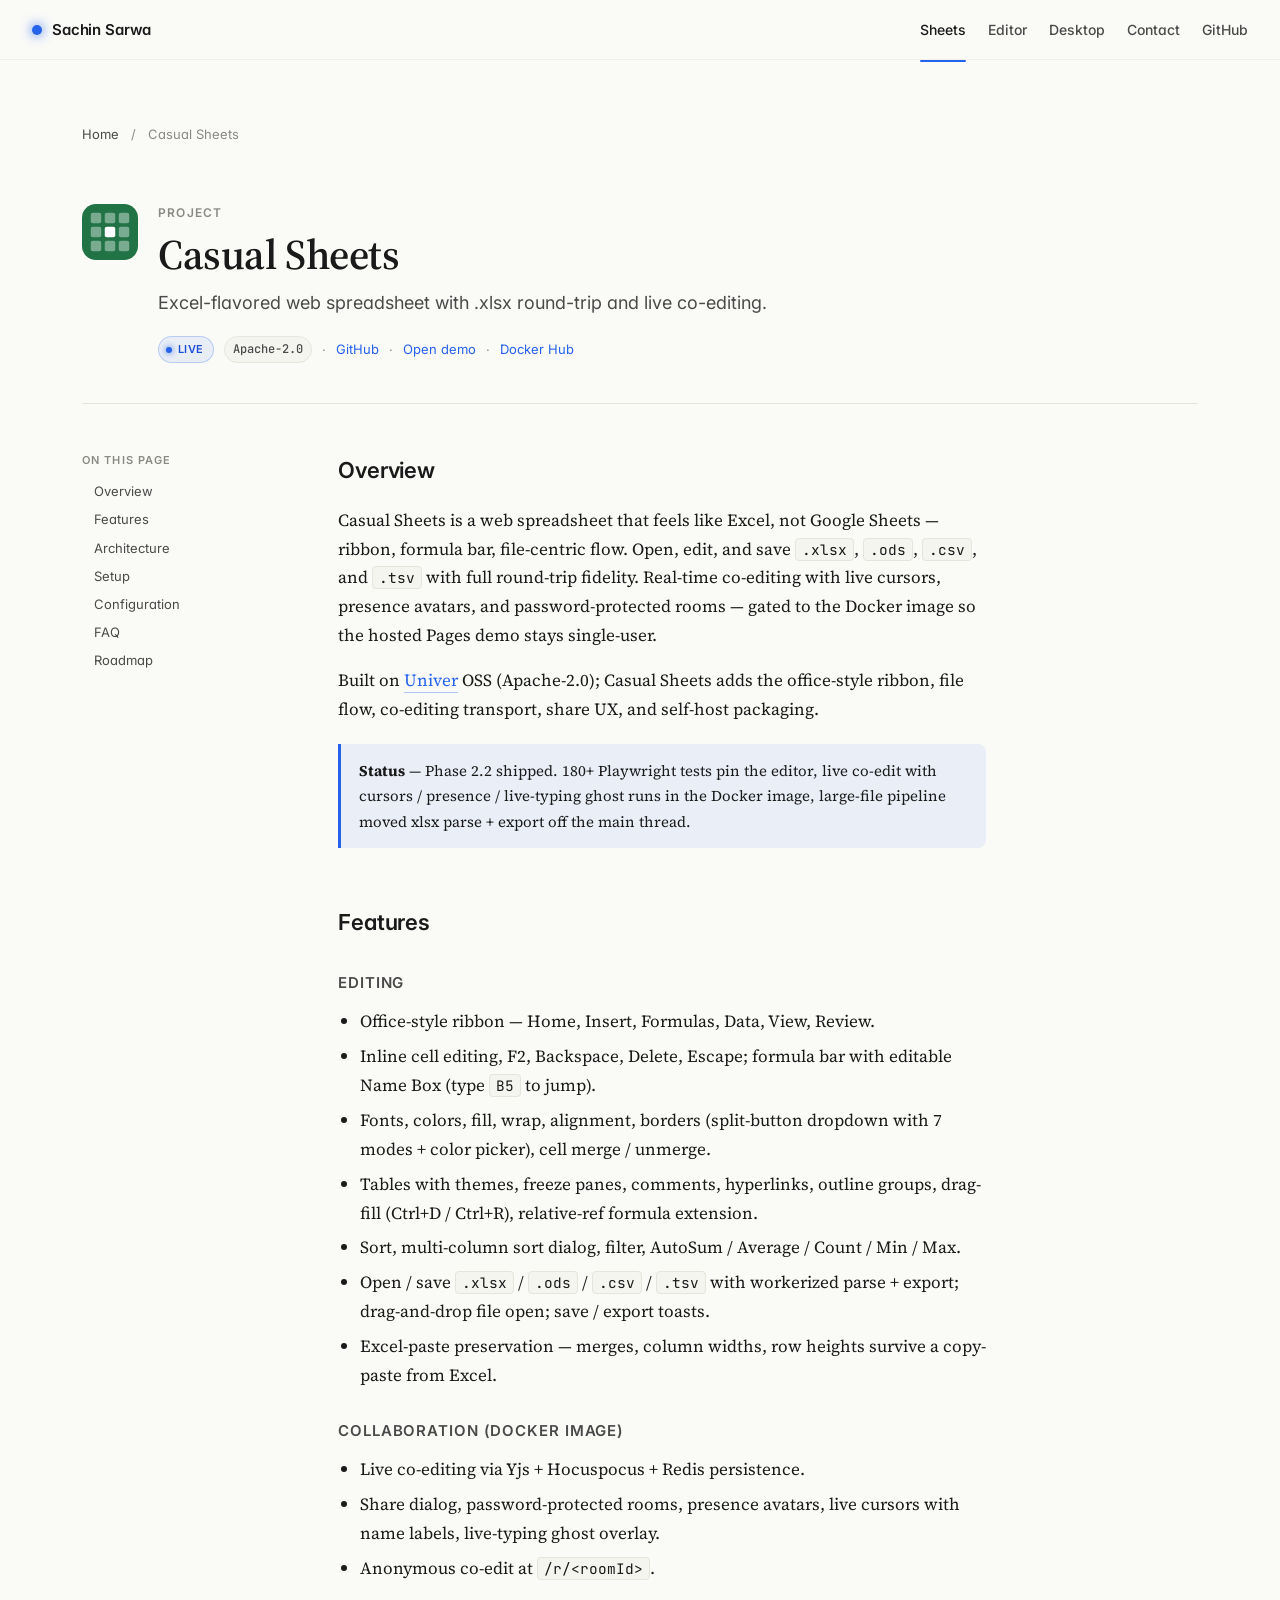
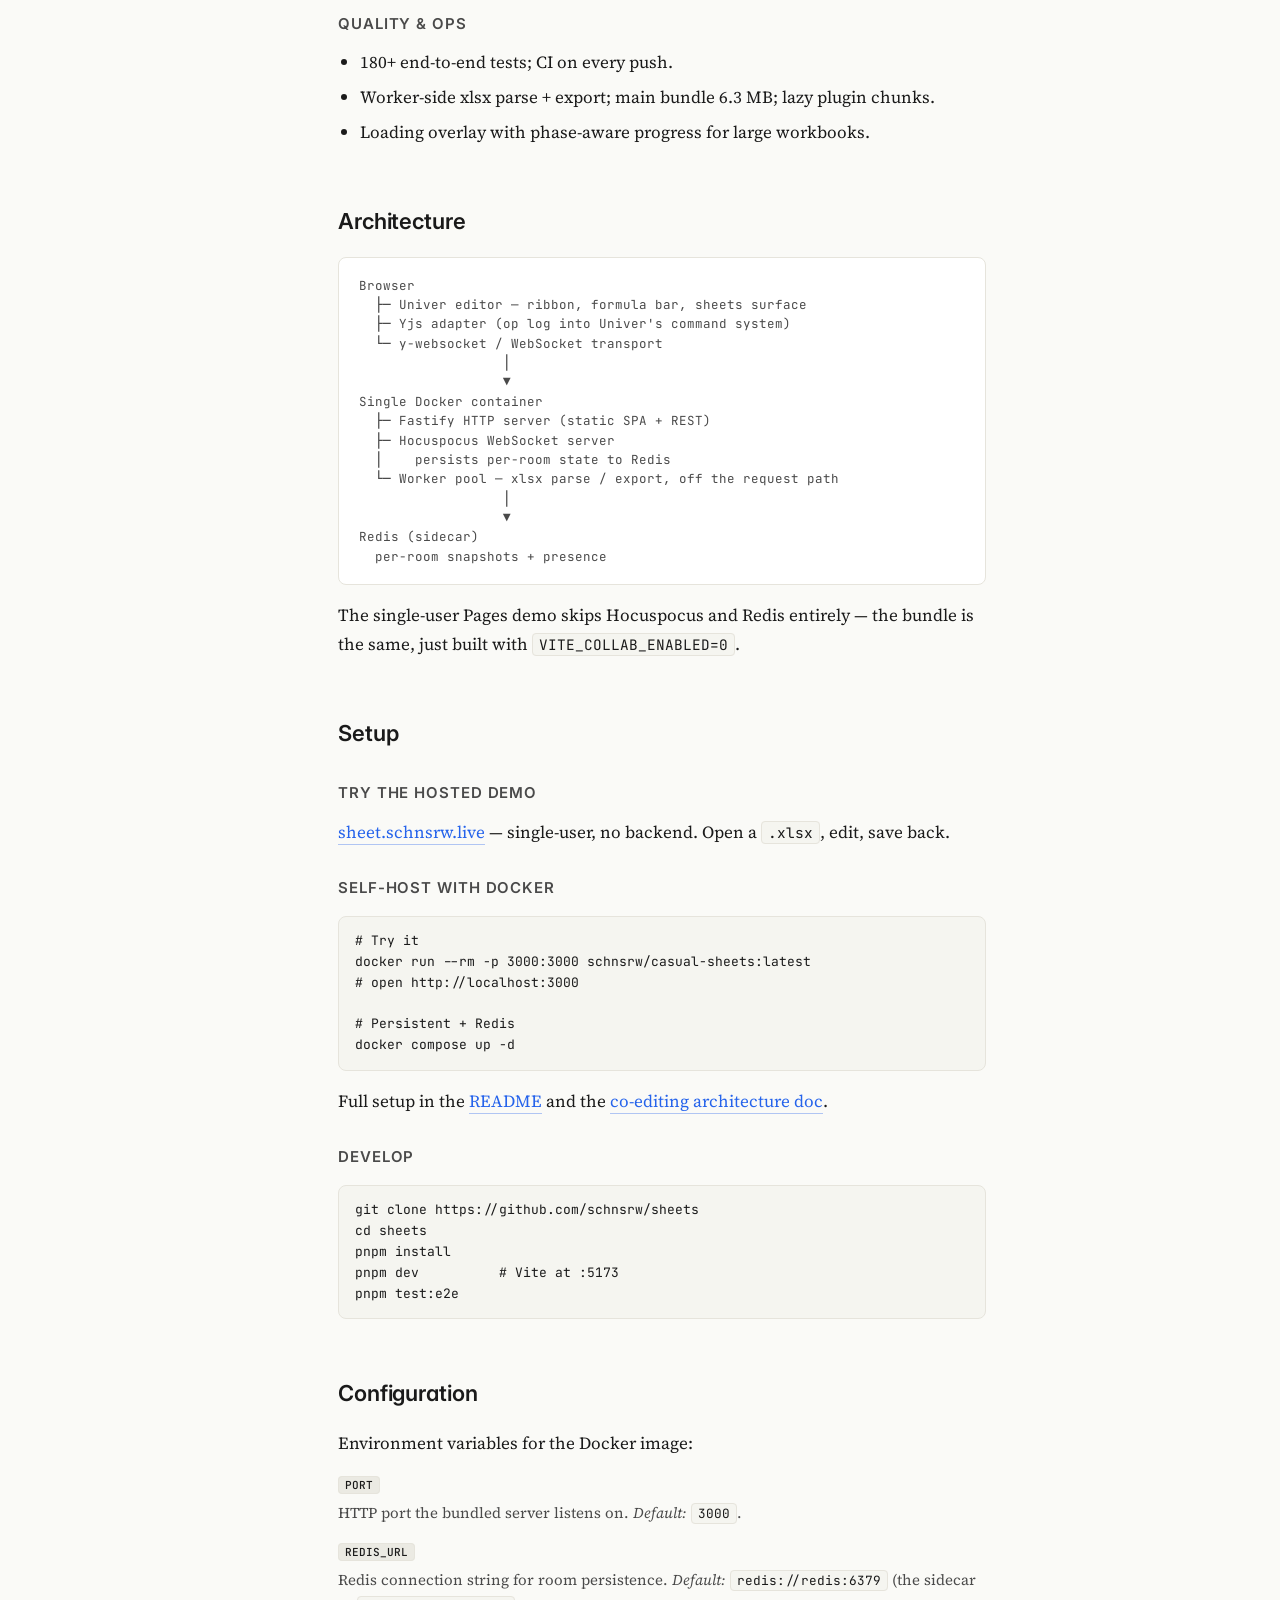
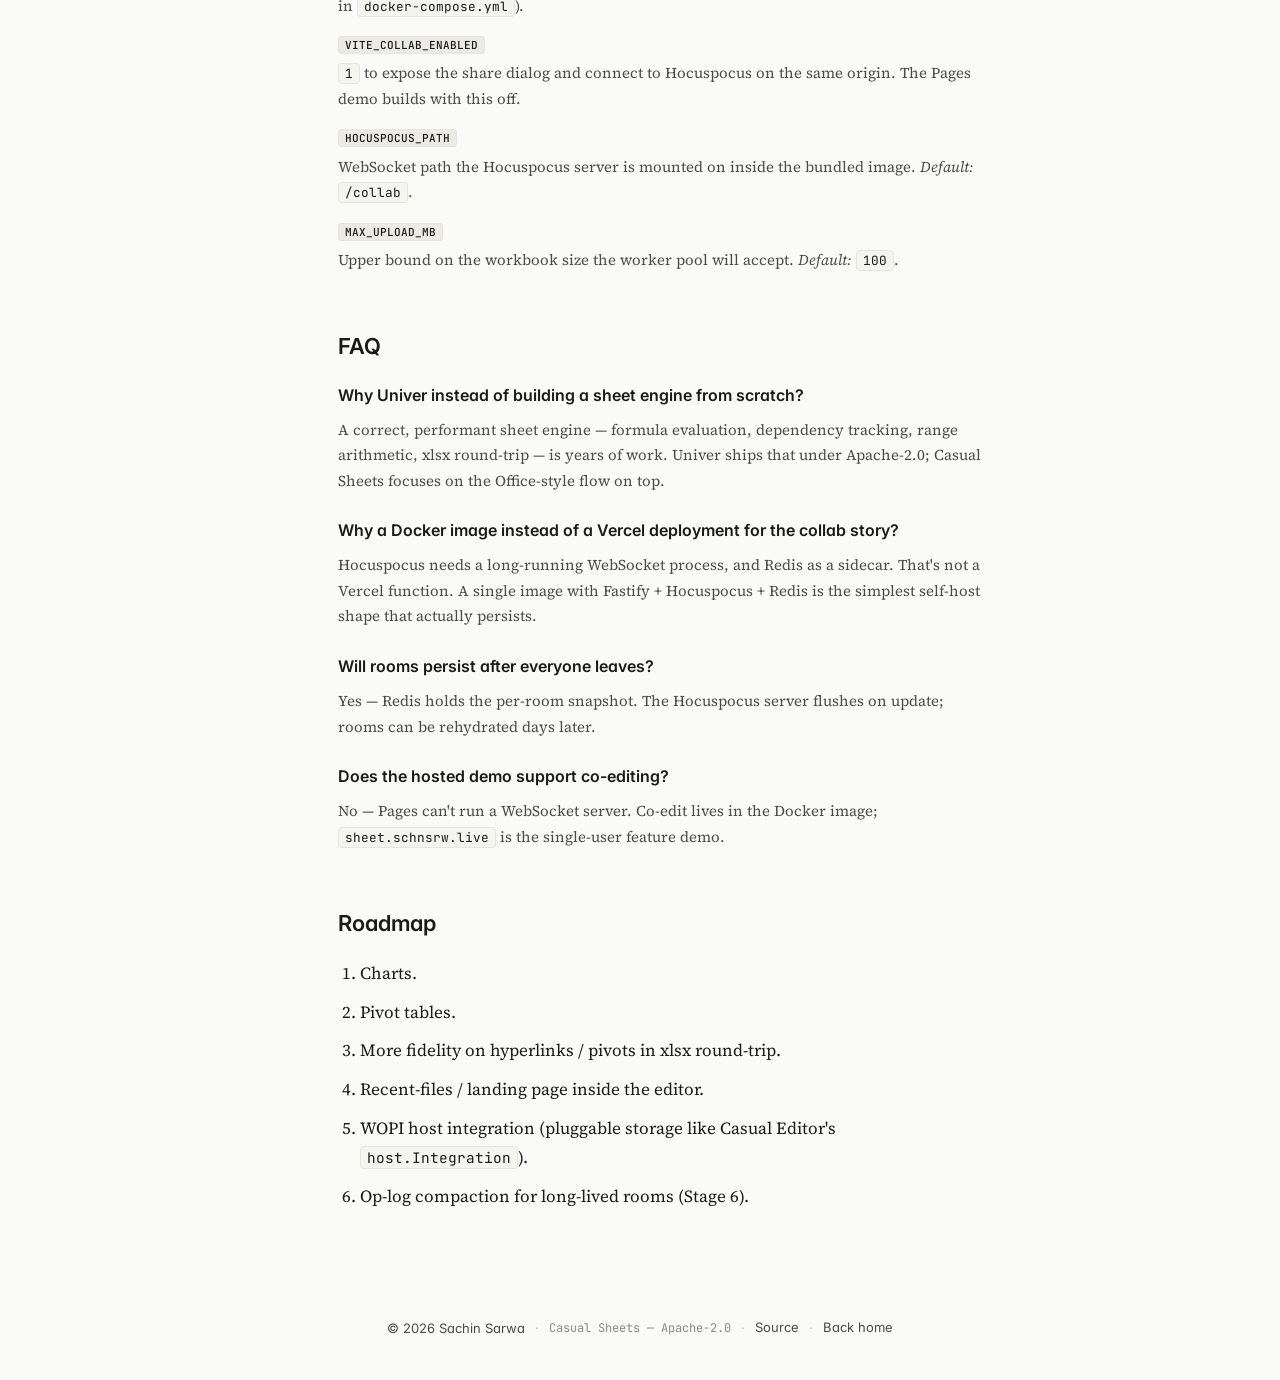
<file: casual-sheets/index.html>
<!doctype html>
<html lang="en">
  <head>
    <meta charset="utf-8" />
    <meta name="viewport" content="width=device-width, initial-scale=1" />
    <title>Casual Sheets — Sachin Sarwa</title>
    <meta name="description" content="Casual Sheets — an Excel-flavored web spreadsheet with real-time co-editing, .xlsx / .ods / .csv round-trip, and a self-hosted Docker image." />
    <meta name="theme-color" content="#fafaf7" />

    <meta property="og:title" content="Casual Sheets — Sachin Sarwa" />
    <meta property="og:description" content="Excel-flavored web spreadsheet with .xlsx round-trip and Yjs co-editing. v0.0.6 on Docker Hub. 357 e2e tests on every push. Pivot tables, sparklines, 8 chart types, version history, dark theme, VBA macro passthrough." />
    <meta property="og:type" content="website" />
    <meta property="og:url" content="https://schnsrw.live/casual-sheets/" />
    <meta property="og:image" content="https://schnsrw.live/og.png" />
    <meta property="og:image:type" content="image/png" />
    <meta property="og:image:width" content="1200" />
    <meta property="og:image:height" content="630" />
    <meta property="og:image:alt" content="Casual Sheets — Excel-flavored web spreadsheet" />
    <meta property="og:site_name" content="schnsrw.live" />

    <meta name="twitter:card" content="summary_large_image" />
    <meta name="twitter:title" content="Casual Sheets — Excel-flavored web spreadsheet" />
    <meta name="twitter:description" content="Open a .xlsx, edit it like the web, save back. Real-time co-editing in the Docker image. Charts, pivots, sparklines, version history, dark theme. Open source, Apache-2.0." />
    <meta name="twitter:image" content="https://schnsrw.live/og.png" />

    <meta name="robots" content="index, follow, max-snippet:-1, max-image-preview:large" />
    <meta name="keywords" content="Casual Sheets, web spreadsheet, .xlsx editor, .ods editor, Excel for the web, Univer OSS, real-time spreadsheet, Yjs, Hocuspocus, Docker, open source, Apache-2.0, pivot tables, charts, sparklines, VBA macros" />

    <link rel="icon" type="image/svg+xml" href="../favicon.svg" />
    <link rel="canonical" href="https://schnsrw.live/casual-sheets/" />

    <!--
      JSON-LD: SoftwareApplication for Casual Sheets. Same @id as the live
      demo's app schema so Google + LLM crawlers see one canonical entity
      across schnsrw.live/casual-sheets/ and sheet.schnsrw.live/.
    -->
    <script type="application/ld+json">
      {
        "@context": "https://schema.org",
        "@type": "SoftwareApplication",
        "@id": "https://sheet.schnsrw.live/#app",
        "name": "Casual Sheets",
        "applicationCategory": "BusinessApplication",
        "applicationSubCategory": "SpreadsheetApplication",
        "operatingSystem": "Web Browser, Docker (Linux/amd64, Linux/arm64)",
        "url": "https://sheet.schnsrw.live/",
        "downloadUrl": "https://hub.docker.com/r/schnsrw/casual-sheets",
        "codeRepository": "https://github.com/schnsrw/sheets",
        "softwareVersion": "0.0.6",
        "license": "https://www.apache.org/licenses/LICENSE-2.0",
        "description": "Open-source, self-hostable web spreadsheet with .xlsx round-trip, real-time co-editing via Yjs + Hocuspocus, pivot tables with drill-down, 8 chart types, sparklines, version history, conditional formatting, data validation, and VBA macro passthrough on .xlsm files.",
        "image": "https://schnsrw.live/og.png",
        "screenshot": "https://sheet.schnsrw.live/og.png",
        "offers": { "@type": "Offer", "price": "0", "priceCurrency": "USD" },
        "author": { "@type": "Person", "@id": "https://schnsrw.live/#person", "name": "Sachin Sarwa", "url": "https://schnsrw.live/" },
        "isAccessibleForFree": true,
        "keywords": "spreadsheet, xlsx editor, open source, real-time, co-editing, self-hosted, Docker"
      }
    </script>

    <link rel="preconnect" href="https://fonts.googleapis.com" />
    <link rel="preconnect" href="https://fonts.gstatic.com" crossorigin />
    <link
      rel="stylesheet"
      href="https://fonts.googleapis.com/css2?family=Inter:wght@400;500;600;700&family=Source+Serif+4:opsz,wght@8..60,500;8..60,600&family=JetBrains+Mono:wght@400;500&display=swap"
    />
    <link rel="stylesheet" href="../style.css" />
  </head>
  <body>
    <nav class="nav" aria-label="Primary">
      <a class="nav__brand" href="/">
        <span class="nav__dot" aria-hidden="true"></span>
        Sachin Sarwa
      </a>
      <div class="nav__links">
        <a class="nav__link nav__link--active" href="/casual-sheets/">Sheets</a>
        <a class="nav__link" href="/casual-editor/">Editor</a>
        <a class="nav__link" href="/casual-desktop/">Desktop</a>
        <a class="nav__link" href="/#contact">Contact</a>
        <a class="nav__link" href="https://github.com/schnsrw" rel="noopener">GitHub</a>
      </div>
    </nav>

    <main class="page page--guide">
      <nav class="breadcrumb" aria-label="Breadcrumb">
        <a href="/">Home</a>
        <span class="breadcrumb__sep" aria-hidden="true">/</span>
        <span aria-current="page">Casual Sheets</span>
      </nav>

      <header class="ph">
        <div class="ph__icon" style="color:#217346" aria-hidden="true">
          <svg viewBox="0 0 32 32" fill="none">
            <rect width="32" height="32" rx="8" fill="currentColor" />
            <g fill="#fff">
              <rect x="5" y="5" width="6" height="6" rx="1.2" fill-opacity="0.4"/>
              <rect x="13" y="5" width="6" height="6" rx="1.2" fill-opacity="0.4"/>
              <rect x="21" y="5" width="6" height="6" rx="1.2" fill-opacity="0.4"/>
              <rect x="5" y="13" width="6" height="6" rx="1.2" fill-opacity="0.4"/>
              <rect x="13" y="13" width="6" height="6" rx="1.2"/>
              <rect x="21" y="13" width="6" height="6" rx="1.2" fill-opacity="0.4"/>
              <rect x="5" y="21" width="6" height="6" rx="1.2" fill-opacity="0.4"/>
              <rect x="13" y="21" width="6" height="6" rx="1.2" fill-opacity="0.4"/>
              <rect x="21" y="21" width="6" height="6" rx="1.2" fill-opacity="0.4"/>
            </g>
          </svg>
        </div>
        <div class="ph__body">
          <p class="ph__eyebrow">Project</p>
          <h1 class="ph__title">Casual Sheets</h1>
          <p class="ph__tag">Excel-flavored web spreadsheet with .xlsx round-trip and live co-editing.</p>
          <div class="ph__meta">
            <span class="badge badge--live"><span class="badge__dot"></span> Live</span>
            <span class="ph__license">Apache-2.0</span>
            <span class="ph__sep">·</span>
            <a class="ph__link" href="https://github.com/schnsrw/sheets" rel="noopener">GitHub</a>
            <span class="ph__sep">·</span>
            <a class="ph__link" href="https://sheet.schnsrw.live/" rel="noopener">Open demo</a>
            <span class="ph__sep">·</span>
            <a class="ph__link" href="https://hub.docker.com/r/schnsrw/casual-sheets" rel="noopener">Docker Hub</a>
          </div>
        </div>
      </header>

      <div class="guide">
        <aside class="toc" aria-label="On this page">
          <p class="toc__label">On this page</p>
          <ol>
            <li><a href="#overview">Overview</a></li>
            <li><a href="#features">Features</a></li>
            <li><a href="#architecture">Architecture</a></li>
            <li><a href="#setup">Setup</a></li>
            <li><a href="#configuration">Configuration</a></li>
            <li><a href="#faq">FAQ</a></li>
            <li><a href="#roadmap">Roadmap</a></li>
          </ol>
        </aside>

        <article class="prose">
          <section id="overview">
            <h2>Overview</h2>
            <p>
              Casual Sheets is a web spreadsheet that feels like Excel, not
              Google Sheets — ribbon, formula bar, file-centric flow. Open,
              edit, and save <code>.xlsx</code>, <code>.ods</code>, <code>.csv</code>,
              and <code>.tsv</code> with full round-trip fidelity. Real-time
              co-editing with live cursors, presence avatars, and
              password-protected rooms — gated to the Docker image so the
              hosted Pages demo stays single-user.
            </p>
            <p>
              Built on <a href="https://github.com/dream-num/univer" rel="noopener">Univer</a>
              OSS (Apache-2.0); Casual Sheets adds the office-style ribbon,
              file flow, co-editing transport, share UX, and self-host
              packaging.
            </p>
            <div class="callout">
              <p><strong>Status</strong> — Phase 2.2 shipped. 180+ Playwright tests pin the editor, live co-edit with cursors / presence / live-typing ghost runs in the Docker image, large-file pipeline moved xlsx parse + export off the main thread.</p>
            </div>
          </section>

          <section id="features">
            <h2>Features</h2>
            <h3>Editing</h3>
            <ul>
              <li>Office-style ribbon — Home, Insert, Formulas, Data, View, Review.</li>
              <li>Inline cell editing, F2, Backspace, Delete, Escape; formula bar with editable Name Box (type <code>B5</code> to jump).</li>
              <li>Fonts, colors, fill, wrap, alignment, borders (split-button dropdown with 7 modes + color picker), cell merge / unmerge.</li>
              <li>Tables with themes, freeze panes, comments, hyperlinks, outline groups, drag-fill (Ctrl+D / Ctrl+R), relative-ref formula extension.</li>
              <li>Sort, multi-column sort dialog, filter, AutoSum / Average / Count / Min / Max.</li>
              <li>Open / save <code>.xlsx</code> / <code>.ods</code> / <code>.csv</code> / <code>.tsv</code> with workerized parse + export; drag-and-drop file open; save / export toasts.</li>
              <li>Excel-paste preservation — merges, column widths, row heights survive a copy-paste from Excel.</li>
            </ul>
            <h3>Collaboration (Docker image)</h3>
            <ul>
              <li>Live co-editing via Yjs + Hocuspocus + Redis persistence.</li>
              <li>Share dialog, password-protected rooms, presence avatars, live cursors with name labels, live-typing ghost overlay.</li>
              <li>Anonymous co-edit at <code>/r/&lt;roomId&gt;</code>.</li>
            </ul>
            <h3>Quality &amp; ops</h3>
            <ul>
              <li>180+ end-to-end tests; CI on every push.</li>
              <li>Worker-side xlsx parse + export; main bundle 6.3 MB; lazy plugin chunks.</li>
              <li>Loading overlay with phase-aware progress for large workbooks.</li>
            </ul>
          </section>

          <section id="architecture">
            <h2>Architecture</h2>
            <pre class="diagram"><code>Browser
  ├─ Univer editor — ribbon, formula bar, sheets surface
  ├─ Yjs adapter (op log into Univer's command system)
  └─ y-websocket / WebSocket transport
                  │
                  ▼
Single Docker container
  ├─ Fastify HTTP server (static SPA + REST)
  ├─ Hocuspocus WebSocket server
  │    persists per-room state to Redis
  └─ Worker pool — xlsx parse / export, off the request path
                  │
                  ▼
Redis (sidecar)
  per-room snapshots + presence</code></pre>
            <p>
              The single-user Pages demo skips Hocuspocus and Redis entirely
              — the bundle is the same, just built with
              <code>VITE_COLLAB_ENABLED=0</code>.
            </p>
          </section>

          <section id="setup">
            <h2>Setup</h2>
            <h3>Try the hosted demo</h3>
            <p>
              <a href="https://sheet.schnsrw.live/" rel="noopener">sheet.schnsrw.live</a>
              — single-user, no backend. Open a <code>.xlsx</code>, edit,
              save back.
            </p>
            <h3>Self-host with Docker</h3>
            <pre class="code"><code># Try it
docker run --rm -p 3000:3000 schnsrw/casual-sheets:latest
# open http://localhost:3000

# Persistent + Redis
docker compose up -d</code></pre>
            <p>
              Full setup in the
              <a href="https://github.com/schnsrw/sheets#self-host-with-docker" rel="noopener">README</a>
              and the
              <a href="https://github.com/schnsrw/sheets/blob/main/docs/CO-EDITING.md" rel="noopener">co-editing architecture doc</a>.
            </p>
            <h3>Develop</h3>
            <pre class="code"><code>git clone https://github.com/schnsrw/sheets
cd sheets
pnpm install
pnpm dev          # Vite at :5173
pnpm test:e2e</code></pre>
          </section>

          <section id="configuration">
            <h2>Configuration</h2>
            <p>Environment variables for the Docker image:</p>
            <dl class="config">
              <dt><code>PORT</code></dt>
              <dd>HTTP port the bundled server listens on. <em>Default:</em> <code>3000</code>.</dd>
              <dt><code>REDIS_URL</code></dt>
              <dd>Redis connection string for room persistence. <em>Default:</em> <code>redis://redis:6379</code> (the sidecar in <code>docker-compose.yml</code>).</dd>
              <dt><code>VITE_COLLAB_ENABLED</code></dt>
              <dd><code>1</code> to expose the share dialog and connect to Hocuspocus on the same origin. The Pages demo builds with this off.</dd>
              <dt><code>HOCUSPOCUS_PATH</code></dt>
              <dd>WebSocket path the Hocuspocus server is mounted on inside the bundled image. <em>Default:</em> <code>/collab</code>.</dd>
              <dt><code>MAX_UPLOAD_MB</code></dt>
              <dd>Upper bound on the workbook size the worker pool will accept. <em>Default:</em> <code>100</code>.</dd>
            </dl>
          </section>

          <section id="faq">
            <h2>FAQ</h2>
            <dl class="faq">
              <dt>Why Univer instead of building a sheet engine from scratch?</dt>
              <dd>A correct, performant sheet engine — formula evaluation, dependency tracking, range arithmetic, xlsx round-trip — is years of work. Univer ships that under Apache-2.0; Casual Sheets focuses on the Office-style flow on top.</dd>

              <dt>Why a Docker image instead of a Vercel deployment for the collab story?</dt>
              <dd>Hocuspocus needs a long-running WebSocket process, and Redis as a sidecar. That's not a Vercel function. A single image with Fastify + Hocuspocus + Redis is the simplest self-host shape that actually persists.</dd>

              <dt>Will rooms persist after everyone leaves?</dt>
              <dd>Yes — Redis holds the per-room snapshot. The Hocuspocus server flushes on update; rooms can be rehydrated days later.</dd>

              <dt>Does the hosted demo support co-editing?</dt>
              <dd>No — Pages can't run a WebSocket server. Co-edit lives in the Docker image; <code>sheet.schnsrw.live</code> is the single-user feature demo.</dd>
            </dl>
          </section>

          <section id="roadmap">
            <h2>Roadmap</h2>
            <ol class="roadmap">
              <li>Charts.</li>
              <li>Pivot tables.</li>
              <li>More fidelity on hyperlinks / pivots in xlsx round-trip.</li>
              <li>Recent-files / landing page inside the editor.</li>
              <li>WOPI host integration (pluggable storage like Casual Editor's <code>host.Integration</code>).</li>
              <li>Op-log compaction for long-lived rooms (Stage 6).</li>
            </ol>
          </section>
        </article>
      </div>
    </main>

    <footer class="foot">
      <div class="foot__row">
        <span class="foot__copyright">© <span class="year">2026</span> Sachin Sarwa</span>
        <span class="foot__sep" aria-hidden="true">·</span>
        <span class="foot__mono">Casual Sheets — Apache-2.0</span>
        <span class="foot__sep" aria-hidden="true">·</span>
        <a class="foot__link" href="https://github.com/schnsrw/sheets" rel="noopener">Source</a>
        <span class="foot__sep" aria-hidden="true">·</span>
        <a class="foot__link" href="/">Back home</a>
      </div>
    </footer>

    <script>
      document.querySelectorAll('.year').forEach((n) => (n.textContent = String(new Date().getFullYear())));
    </script>
  </body>
</html>
</file>
<file: style.css>
/* ─────────────────────────────────────────────────────────────────────────
   Tokens — light, paper-feel surface. Designed to read like the editors
   themselves: documents on a clean page, blue accent used sparingly.
   ───────────────────────────────────────────────────────────────────────── */
:root {
  color-scheme: light;

  --bg: #fafaf7;             /* warm cream, like printer paper */
  --surface: #ffffff;
  --surface-2: #f5f5f0;
  --surface-3: #ebeae3;
  --border: #e6e4dc;
  --border-strong: #d6d3c7;
  --text: #1a1a1a;
  --text-soft: #4a4a4a;
  --text-muted: #8a8a85;
  --accent: #2563eb;
  --accent-soft: rgba(37, 99, 235, 0.08);
  --accent-strong: #1d4ed8;
  --warn: #b87413;
  --warn-soft: rgba(184, 116, 19, 0.08);

  --radius: 10px;
  --radius-lg: 14px;
  --shadow-sm: 0 1px 2px rgba(15, 23, 42, 0.04);
  --shadow-md: 0 1px 2px rgba(15, 23, 42, 0.04), 0 4px 16px rgba(15, 23, 42, 0.04);
  --shadow-lg: 0 1px 2px rgba(15, 23, 42, 0.04), 0 12px 32px rgba(15, 23, 42, 0.06);
}

/* ─────────────────────────────────────────────────────────────────────────
   Base
   ───────────────────────────────────────────────────────────────────────── */
* { box-sizing: border-box; }
html, body { margin: 0; padding: 0; }
html { scroll-behavior: smooth; }

body {
  position: relative;
  min-height: 100vh;
  background: var(--bg);
  color: var(--text);
  font-family: 'Inter', -apple-system, BlinkMacSystemFont, 'Segoe UI', Roboto, sans-serif;
  font-feature-settings: 'cv11', 'ss03';
  -webkit-font-smoothing: antialiased;
  -moz-osx-font-smoothing: grayscale;
  line-height: 1.55;
  overflow-x: hidden;
}

::selection {
  background: var(--accent-soft);
  color: var(--text);
}

/* Decorative background layers removed — the page reads as paper.
   Selectors retained to keep the markup valid while the elements
   collapse to zero box. */
.bg-grain,
.bg-glow {
  display: none;
}

/* ─────────────────────────────────────────────────────────────────────────
   Nav
   ───────────────────────────────────────────────────────────────────────── */
.nav {
  position: sticky;
  top: 0;
  z-index: 50;
  display: flex;
  align-items: center;
  justify-content: space-between;
  gap: 24px;
  padding: 18px 32px;
  background: color-mix(in srgb, var(--bg) 75%, transparent);
  backdrop-filter: blur(12px);
  -webkit-backdrop-filter: blur(12px);
  border-bottom: 1px solid color-mix(in srgb, var(--border) 50%, transparent);
}

.nav__brand {
  display: inline-flex;
  align-items: center;
  gap: 10px;
  text-decoration: none;
  color: var(--text);
  font-weight: 600;
  font-size: 15px;
  letter-spacing: -0.01em;
}

.nav__dot {
  width: 10px;
  height: 10px;
  border-radius: 50%;
  background: var(--accent);
  box-shadow: 0 0 12px var(--accent);
}

.nav__links {
  display: inline-flex;
  align-items: center;
  gap: 22px;
}

.nav__link {
  text-decoration: none;
  color: var(--text-soft);
  font-size: 14px;
  font-weight: 500;
  transition: color 0.15s ease;
}

.nav__link:hover,
.nav__link:focus-visible {
  color: var(--text);
  outline: none;
}

@media (max-width: 640px) {
  .nav { padding: 14px 18px; }
  .nav__links { gap: 16px; }
}

/* ─────────────────────────────────────────────────────────────────────────
   Layout
   ───────────────────────────────────────────────────────────────────────── */
.page {
  position: relative;
  z-index: 1;
  max-width: 1080px;
  margin: 0 auto;
  padding: 64px 32px 32px;
}

.section { margin-top: 96px; }
.section--about { margin-top: 80px; }
.section__head { margin-bottom: 28px; }

.section__title {
  margin: 0;
  font-size: 28px;
  font-weight: 700;
  letter-spacing: -0.02em;
}

.section__sub {
  margin: 6px 0 0;
  color: var(--text-soft);
  font-size: 15px;
}

@media (max-width: 640px) {
  .page { padding: 32px 18px 24px; }
  .section { margin-top: 64px; }
  .section__title { font-size: 24px; }
}

/* ─────────────────────────────────────────────────────────────────────────
   Hero
   ───────────────────────────────────────────────────────────────────────── */
.hero {
  text-align: center;
  padding: 56px 0 32px;
}

.hero__status {
  display: inline-flex;
  align-items: center;
  gap: 8px;
  padding: 6px 12px 6px 8px;
  border-radius: 999px;
  background: var(--accent-soft);
  border: 1px solid color-mix(in srgb, var(--accent) 30%, transparent);
  color: var(--accent-strong);
  font-size: 12.5px;
  font-weight: 600;
  letter-spacing: 0.005em;
}

.hero__dot {
  width: 8px;
  height: 8px;
  border-radius: 50%;
  background: var(--accent);
}

.hero__name {
  margin: 24px 0 6px;
  font-size: clamp(44px, 7vw, 64px);
  font-weight: 700;
  line-height: 1.05;
  letter-spacing: -0.03em;
  color: var(--text);
}

.hero__role {
  margin: 0 0 18px;
  color: var(--text-soft);
  font-size: 15px;
  font-weight: 500;
  letter-spacing: 0.01em;
}

.hero__tag {
  max-width: 580px;
  margin: 0 auto;
  color: var(--text-soft);
  font-size: clamp(15.5px, 1.8vw, 17px);
  line-height: 1.6;
}

.hero__cta {
  display: inline-flex;
  flex-wrap: wrap;
  gap: 12px;
  margin-top: 32px;
  justify-content: center;
}

/* ─────────────────────────────────────────────────────────────────────────
   Buttons
   ───────────────────────────────────────────────────────────────────────── */
.btn {
  display: inline-flex;
  align-items: center;
  gap: 8px;
  padding: 11px 18px;
  border-radius: 10px;
  font-size: 14px;
  font-weight: 600;
  text-decoration: none;
  cursor: pointer;
  border: 1px solid transparent;
  transition: transform 0.12s ease, background 0.15s ease, border-color 0.15s ease;
}

.btn:active { transform: translateY(1px); }

.btn--primary {
  background: var(--accent);
  color: #fff;
  box-shadow: 0 4px 20px color-mix(in srgb, var(--accent) 35%, transparent);
}

.btn--primary:hover { background: var(--accent-strong); }

.btn--ghost {
  background: var(--surface-2);
  color: var(--text);
  border-color: var(--border-strong);
}

.btn--ghost:hover { background: var(--surface-3); }

.icon { width: 16px; height: 16px; flex: 0 0 auto; }
.icon--sm { width: 13px; height: 13px; }

/* ─────────────────────────────────────────────────────────────────────────
   Cards (Work grid)
   ───────────────────────────────────────────────────────────────────────── */
.grid {
  display: grid;
  grid-template-columns: repeat(auto-fit, minmax(380px, 1fr));
  gap: 20px;
}

@media (max-width: 720px) {
  .grid { grid-template-columns: 1fr; }
}

.card {
  position: relative;
  display: flex;
  flex-direction: column;
  padding: 24px;
  background: var(--surface);
  border: 1px solid var(--border);
  border-radius: var(--radius-lg);
  box-shadow: var(--shadow-md);
  overflow: hidden;
  transition: transform 0.18s ease, border-color 0.18s ease;
}

.card::before {
  content: '';
  position: absolute;
  inset: 0;
  pointer-events: none;
  background: linear-gradient(180deg, color-mix(in srgb, var(--accent) 6%, transparent) 0%, transparent 30%);
  opacity: 0;
  transition: opacity 0.18s ease;
}

.card:hover {
  transform: translateY(-2px);
  border-color: var(--border-strong);
}
.card:hover::before { opacity: 1; }

.card__head {
  display: flex;
  align-items: flex-start;
  gap: 14px;
}

.card__icon {
  flex: 0 0 auto;
  width: 44px;
  height: 44px;
  border-radius: 10px;
  display: inline-flex;
  align-items: center;
  justify-content: center;
}

.card__icon svg { width: 100%; height: 100%; }

.card__icon--sheet   { color: #217346; }
.card__icon--doc     { color: #2563eb; }
.card__icon--desktop { color: #0f172a; }

.card__title-block { flex: 1 1 auto; min-width: 0; }

.card__title {
  margin: 0;
  font-size: 19px;
  font-weight: 700;
  letter-spacing: -0.015em;
}

.card__tag {
  margin: 2px 0 0;
  color: var(--text-soft);
  font-size: 13.5px;
}

.card__desc {
  margin: 18px 0 14px;
  color: var(--text-soft);
  font-size: 14.5px;
  line-height: 1.6;
}

.bullets {
  list-style: none;
  margin: 0 0 16px;
  padding: 0;
  display: grid;
  gap: 6px;
}

.bullets li {
  position: relative;
  padding-left: 18px;
  color: var(--text-soft);
  font-size: 13.5px;
}

.bullets li::before {
  content: '';
  position: absolute;
  left: 0;
  top: 8px;
  width: 6px;
  height: 6px;
  border-radius: 50%;
  background: var(--accent);
  opacity: 0.7;
}

/* "How to self-host" collapsible inside a card. Folds out from a card
   without competing with the primary CTA. */
.howto {
  margin-bottom: 16px;
  background: var(--surface-2);
  border: 1px solid var(--border);
  border-radius: 8px;
  overflow: hidden;
}

.howto__summary {
  cursor: pointer;
  padding: 10px 14px;
  font-size: 13px;
  font-weight: 600;
  color: var(--text);
  list-style: none;
  display: flex;
  align-items: center;
  gap: 8px;
  user-select: none;
  transition: background 0.15s ease;
}

.howto__summary::-webkit-details-marker { display: none; }
.howto__summary::after {
  content: '▸';
  margin-left: auto;
  color: var(--text-muted);
  transition: transform 0.15s ease;
}
.howto[open] .howto__summary::after { transform: rotate(90deg); }

.howto__summary:hover { background: var(--surface-3); }

.howto__body {
  padding: 12px 14px 14px;
  border-top: 1px solid var(--border);
}

.howto__intro {
  margin: 0 0 10px;
  color: var(--text-soft);
  font-size: 13px;
  line-height: 1.55;
}

.howto__intro code {
  font-family: 'JetBrains Mono', ui-monospace, SFMono-Regular, Menlo, Consolas, monospace;
  font-size: 11.5px;
  padding: 1px 5px;
  background: var(--surface);
  border: 1px solid var(--border);
  border-radius: 4px;
}

.howto__code {
  margin: 0 0 10px;
  padding: 12px 14px;
  background: var(--bg);
  border: 1px solid var(--border);
  border-radius: 6px;
  font-family: 'JetBrains Mono', ui-monospace, SFMono-Regular, Menlo, Consolas, monospace;
  font-size: 12px;
  line-height: 1.55;
  color: var(--text);
  overflow-x: auto;
}

.howto__hint {
  margin: 0;
  color: var(--text-muted);
  font-size: 12.5px;
}

.howto__hint a {
  color: var(--accent-strong);
  text-decoration: none;
  border-bottom: 1px solid transparent;
}
.howto__hint a:hover { border-bottom-color: var(--accent); }

/* Inline meta strip — distribution model, etc. */
.meta-strip {
  display: flex;
  flex-wrap: wrap;
  gap: 8px;
  margin-bottom: 16px;
  padding: 10px 12px;
  background: var(--surface-2);
  border: 1px dashed var(--border-strong);
  border-radius: 8px;
  font-size: 12.5px;
  color: var(--text-soft);
  line-height: 1.5;
}

.meta-strip strong { color: var(--text); font-weight: 600; }

/* Chips */
.chips {
  display: flex;
  flex-wrap: wrap;
  gap: 6px;
  margin-bottom: 16px;
}

.chip {
  display: inline-flex;
  align-items: center;
  padding: 4px 9px;
  border-radius: 999px;
  background: var(--surface-2);
  color: var(--text-soft);
  font-size: 11.5px;
  font-weight: 500;
  border: 1px solid var(--border);
  white-space: nowrap;
}

.chip--lg {
  padding: 7px 14px;
  font-size: 13px;
  color: var(--text);
  background: var(--surface);
}

/* Status badges */
.badge {
  display: inline-flex;
  align-items: center;
  gap: 6px;
  padding: 4px 9px 4px 7px;
  border-radius: 999px;
  font-size: 11px;
  font-weight: 600;
  text-transform: uppercase;
  letter-spacing: 0.04em;
  border: 1px solid transparent;
  flex: 0 0 auto;
}

.badge__dot {
  width: 6px;
  height: 6px;
  border-radius: 50%;
}

.badge--live {
  background: var(--accent-soft);
  color: var(--accent-strong);
  border-color: color-mix(in srgb, var(--accent) 25%, transparent);
}
.badge--live .badge__dot {
  background: var(--accent);
  box-shadow: 0 0 6px var(--accent);
}

.badge--wip {
  background: var(--warn-soft);
  color: var(--warn);
  border-color: color-mix(in srgb, var(--warn) 30%, transparent);
}
.badge--wip .badge__dot { background: var(--warn); }

.badge--soon {
  background: var(--surface-2);
  color: var(--text-soft);
  border-color: var(--border);
}
.badge--soon .badge__dot { background: var(--text-muted); }

.card__badges {
  display: flex;
  flex-wrap: wrap;
  gap: 6px;
  margin-bottom: 16px;
}

.card__badges img { height: 20px; }

.card__foot {
  display: flex;
  align-items: center;
  gap: 16px;
  margin-top: auto;
  padding-top: 14px;
  border-top: 1px solid var(--border);
}

.link {
  display: inline-flex;
  align-items: center;
  gap: 4px;
  color: var(--text-soft);
  text-decoration: none;
  font-size: 13.5px;
  font-weight: 500;
  transition: color 0.15s ease;
}

.link:hover { color: var(--text); }

.link--primary {
  color: var(--accent-strong);
  font-weight: 600;
}

.link--primary:hover { color: var(--accent); }

.link--muted {
  color: var(--text-muted);
  cursor: default;
  font-style: italic;
}

/* ─────────────────────────────────────────────────────────────────────────
   Stack
   ───────────────────────────────────────────────────────────────────────── */
.stack {
  display: grid;
  grid-template-columns: repeat(auto-fit, minmax(260px, 1fr));
  gap: 18px;
}

.stack__group {
  padding: 20px;
  background: var(--surface);
  border: 1px solid var(--border);
  border-radius: var(--radius);
}

.stack__label {
  margin-bottom: 12px;
  font-size: 11px;
  font-weight: 600;
  text-transform: uppercase;
  letter-spacing: 0.06em;
  color: var(--text-muted);
}

.stack__items {
  display: flex;
  flex-wrap: wrap;
  gap: 6px;
}

/* ─────────────────────────────────────────────────────────────────────────
   Contact
   ───────────────────────────────────────────────────────────────────────── */
.contact {
  display: grid;
  grid-template-columns: repeat(auto-fit, minmax(280px, 1fr));
  gap: 14px;
}

.contact__card {
  display: flex;
  align-items: center;
  gap: 14px;
  padding: 18px 20px;
  background: var(--surface);
  border: 1px solid var(--border);
  border-radius: var(--radius);
  text-decoration: none;
  color: inherit;
  transition: transform 0.15s ease, border-color 0.15s ease;
}

.contact__card:hover {
  transform: translateY(-1px);
  border-color: var(--accent);
}

.contact__icon {
  flex: 0 0 auto;
  width: 38px;
  height: 38px;
  border-radius: 8px;
  background: var(--surface-2);
  display: inline-flex;
  align-items: center;
  justify-content: center;
  color: var(--accent-strong);
}

.contact__icon svg { width: 18px; height: 18px; }

.contact__label {
  font-size: 11px;
  font-weight: 600;
  text-transform: uppercase;
  letter-spacing: 0.06em;
  color: var(--text-muted);
}

.contact__value {
  margin-top: 2px;
  font-size: 14.5px;
  font-weight: 500;
  color: var(--text);
}

/* ─────────────────────────────────────────────────────────────────────────
   Footer
   ───────────────────────────────────────────────────────────────────────── */
.foot {
  position: relative;
  z-index: 1;
  padding: 56px 32px 40px;
  text-align: center;
}

.foot__row {
  display: inline-flex;
  align-items: center;
  gap: 10px;
  flex-wrap: wrap;
  justify-content: center;
  font-size: 13px;
  color: var(--text-muted);
}

.foot__link {
  color: var(--text-soft);
  text-decoration: none;
  border-bottom: 1px solid transparent;
  padding-bottom: 1px;
  transition: border-color 0.15s ease;
}

.foot__link:hover {
  color: var(--text);
  border-bottom-color: var(--accent);
}

.foot__sep { opacity: 0.55; }

.foot__copyright {
  font-size: 13px;
  color: var(--text-soft);
}

.foot__mono {
  font-family: 'JetBrains Mono', ui-monospace, SFMono-Regular, Menlo, Consolas, monospace;
  font-size: 12px;
}

.foot__license-line {
  font-size: 12px;
  color: var(--text-soft);
}

.foot__license-line a {
  color: var(--text-soft);
  text-decoration: none;
  border-bottom: 1px dotted color-mix(in srgb, var(--text-soft) 40%, transparent);
}

.foot__license-line a:hover {
  color: var(--text);
  border-bottom-color: var(--text-soft);
}

@media (prefers-reduced-motion: reduce) {
  *,
  *::before,
  *::after {
    animation-duration: 0.001ms !important;
    animation-iteration-count: 1 !important;
    transition-duration: 0.001ms !important;
    scroll-behavior: auto !important;
  }
}

/* ─────────────────────────────────────────────────────────────────────────
   Hero quick-tiles — three small affordances under the hero CTA so all
   three projects (Sheets, Editor, Desktop) are equally one click away.
   ───────────────────────────────────────────────────────────────────────── */
.hero__quick {
  display: grid;
  grid-template-columns: repeat(3, minmax(0, 1fr));
  gap: 12px;
  margin-top: 28px;
  max-width: 720px;
}

.quick {
  display: inline-flex;
  align-items: center;
  gap: 12px;
  padding: 12px 14px;
  border: 1px solid var(--border);
  border-radius: var(--radius);
  background: var(--surface);
  text-decoration: none;
  color: var(--text);
  transition: border-color 0.15s ease, transform 0.15s ease;
}

.quick:hover {
  border-color: var(--border-strong);
  transform: translateY(-1px);
}

.quick--soon {
  opacity: 0.7;
  cursor: default;
}

.quick--soon:hover {
  transform: none;
  border-color: var(--border);
}

.quick__icon {
  font-size: 18px;
  line-height: 1;
  width: 28px;
  height: 28px;
  display: inline-flex;
  align-items: center;
  justify-content: center;
  background: var(--surface-2);
  border-radius: 6px;
  font-weight: 600;
}

.quick__body { display: flex; flex-direction: column; gap: 2px; min-width: 0; }
.quick__title { font-size: 13px; font-weight: 600; }
.quick__sub { font-size: 12px; color: var(--text-muted); }

@media (max-width: 640px) {
  .hero__quick { grid-template-columns: 1fr; }
}

/* ─────────────────────────────────────────────────────────────────────────
   Active nav state
   ───────────────────────────────────────────────────────────────────────── */
.nav__link--active {
  color: var(--text);
  position: relative;
}

.nav__link--active::after {
  content: '';
  position: absolute;
  bottom: -22px;
  left: 0;
  right: 0;
  height: 2px;
  background: var(--accent);
  border-radius: 2px;
}

/* ─────────────────────────────────────────────────────────────────────────
   Guide pages — per-project deep dive: breadcrumb, page header, side TOC,
   prose article. Designed for sustained reading.
   ───────────────────────────────────────────────────────────────────────── */
.page--guide { max-width: 1180px; }

.breadcrumb {
  font-size: 13px;
  color: var(--text-muted);
  margin-bottom: 32px;
}

.breadcrumb a {
  color: var(--text-soft);
  text-decoration: none;
  border-bottom: 1px dotted transparent;
}

.breadcrumb a:hover { color: var(--text); border-bottom-color: var(--border-strong); }

.breadcrumb__sep { margin: 0 8px; color: var(--text-muted); }

.ph {
  display: grid;
  grid-template-columns: 56px 1fr;
  gap: 20px;
  align-items: start;
  padding: 28px 0 40px;
  border-bottom: 1px solid var(--border);
  margin-bottom: 48px;
}

.ph__icon {
  width: 56px;
  height: 56px;
}

.ph__icon svg { width: 100%; height: 100%; }

.ph__body { min-width: 0; }

.ph__eyebrow {
  margin: 0 0 8px;
  font-size: 12px;
  text-transform: uppercase;
  letter-spacing: 0.1em;
  color: var(--text-muted);
  font-weight: 600;
}

.ph__title {
  margin: 0;
  font-family: 'Source Serif 4', Georgia, serif;
  font-size: 42px;
  font-weight: 600;
  letter-spacing: -0.01em;
  line-height: 1.1;
  color: var(--text);
}

.ph__tag {
  margin: 12px 0 0;
  font-size: 18px;
  color: var(--text-soft);
  line-height: 1.5;
  max-width: 64ch;
}

.ph__meta {
  display: flex;
  flex-wrap: wrap;
  align-items: center;
  gap: 10px;
  margin-top: 20px;
  font-size: 13px;
  color: var(--text-soft);
}

.ph__license {
  display: inline-flex;
  align-items: center;
  gap: 4px;
  padding: 3px 8px;
  background: var(--surface-2);
  border: 1px solid var(--border);
  border-radius: 999px;
  font-size: 12px;
  font-weight: 500;
  color: var(--text-soft);
  font-family: 'JetBrains Mono', ui-monospace, monospace;
}

.ph__sep { color: var(--text-muted); }

.ph__link {
  color: var(--accent);
  text-decoration: none;
  border-bottom: 1px solid transparent;
}

.ph__link:hover { border-bottom-color: var(--accent); }

.link--muted { color: var(--text-muted); cursor: default; }

@media (max-width: 720px) {
  .ph { grid-template-columns: 48px 1fr; }
  .ph__title { font-size: 32px; }
  .ph__tag { font-size: 16px; }
}

/* Side-TOC + prose grid. */
.guide {
  display: grid;
  grid-template-columns: 200px 1fr;
  gap: 56px;
  align-items: start;
}

.toc {
  position: sticky;
  top: 88px;
  font-size: 13px;
}

.toc__label {
  margin: 0 0 12px;
  font-size: 11px;
  text-transform: uppercase;
  letter-spacing: 0.1em;
  color: var(--text-muted);
  font-weight: 600;
}

.toc ol {
  list-style: none;
  padding: 0;
  margin: 0;
  display: flex;
  flex-direction: column;
  gap: 8px;
}

.toc a {
  color: var(--text-soft);
  text-decoration: none;
  padding-left: 10px;
  border-left: 2px solid transparent;
  transition: color 0.15s ease, border-left-color 0.15s ease;
}

.toc a:hover {
  color: var(--text);
  border-left-color: var(--border-strong);
}

@media (max-width: 900px) {
  .guide { grid-template-columns: 1fr; gap: 24px; }
  .toc { position: static; padding-bottom: 16px; border-bottom: 1px solid var(--border); }
  .toc ol { flex-direction: row; flex-wrap: wrap; gap: 14px; }
  .toc a { padding-left: 0; border-left: 0; }
}

/* Prose typography — sustained reading, serif body for warmth, sans
   headings for hierarchy contrast. */
.prose {
  font-family: 'Source Serif 4', Georgia, serif;
  font-size: 17px;
  line-height: 1.7;
  color: var(--text);
  max-width: 72ch;
}

.prose section + section { margin-top: 56px; }

.prose h2 {
  font-family: 'Inter', sans-serif;
  font-size: 22px;
  font-weight: 600;
  letter-spacing: -0.005em;
  margin: 0 0 16px;
  color: var(--text);
}

.prose h3 {
  font-family: 'Inter', sans-serif;
  font-size: 15px;
  font-weight: 600;
  text-transform: uppercase;
  letter-spacing: 0.06em;
  color: var(--text-soft);
  margin: 28px 0 12px;
}

.prose p { margin: 0 0 16px; }

.prose a {
  color: var(--accent);
  text-decoration: none;
  border-bottom: 1px solid color-mix(in srgb, var(--accent) 35%, transparent);
  transition: border-bottom-color 0.15s ease;
}

.prose a:hover { border-bottom-color: var(--accent); }

.prose code {
  font-family: 'JetBrains Mono', ui-monospace, SFMono-Regular, monospace;
  font-size: 0.85em;
  background: var(--surface-2);
  padding: 1px 6px;
  border-radius: 4px;
  color: var(--text);
  border: 1px solid var(--border);
}

.prose ul, .prose ol {
  margin: 0 0 16px;
  padding-left: 22px;
}

.prose li { margin-bottom: 6px; }

.prose li code { font-size: 0.85em; }

.callout {
  border-left: 3px solid var(--accent);
  background: var(--accent-soft);
  padding: 14px 18px;
  border-radius: 0 8px 8px 0;
  margin: 20px 0;
}

.callout p { margin: 0; font-size: 15px; }

.code {
  font-family: 'JetBrains Mono', ui-monospace, SFMono-Regular, monospace;
  font-size: 13px;
  line-height: 1.6;
  background: var(--surface-2);
  border: 1px solid var(--border);
  border-radius: 8px;
  padding: 14px 16px;
  margin: 16px 0;
  overflow-x: auto;
  color: var(--text);
}

.code code { background: transparent; border: 0; padding: 0; font-size: inherit; }

.diagram {
  font-family: 'JetBrains Mono', ui-monospace, SFMono-Regular, monospace;
  font-size: 12.5px;
  line-height: 1.55;
  background: var(--surface);
  border: 1px solid var(--border);
  border-radius: 8px;
  padding: 18px 20px;
  margin: 16px 0;
  overflow-x: auto;
  color: var(--text-soft);
  white-space: pre;
}

.diagram code { background: transparent; border: 0; padding: 0; font-size: inherit; color: inherit; }

/* Definition lists for config + FAQ */
.config, .faq { margin: 16px 0; }

.config dt {
  margin-top: 16px;
  font-family: 'JetBrains Mono', ui-monospace, monospace;
  font-size: 13px;
  font-weight: 500;
}

.config dt code { background: var(--surface-3); }

.config dd {
  margin: 4px 0 0;
  padding-left: 0;
  color: var(--text-soft);
  font-size: 15px;
}

.faq dt {
  margin-top: 24px;
  font-weight: 600;
  font-family: 'Inter', sans-serif;
  font-size: 16px;
  color: var(--text);
}

.faq dt:first-child { margin-top: 0; }

.faq dd {
  margin: 8px 0 0;
  padding-left: 0;
  color: var(--text-soft);
  font-size: 15px;
}

.roadmap { padding-left: 22px; }
.roadmap li { margin-bottom: 10px; }
.roadmap strong { color: var(--text); }

/* Benchmark table */
.benchmark {
  width: 100%;
  border-collapse: collapse;
  margin: 16px 0;
  font-size: 14px;
  font-family: 'Inter', sans-serif;
}

.benchmark th,
.benchmark td {
  text-align: left;
  padding: 12px 14px;
  border-bottom: 1px solid var(--border);
  vertical-align: top;
}

.benchmark th {
  background: var(--surface-2);
  font-weight: 600;
  font-size: 12px;
  text-transform: uppercase;
  letter-spacing: 0.05em;
  color: var(--text-soft);
}

.benchmark tbody tr:last-child td { border-bottom: 0; }

/* ─────────────────────────────────────────────────────────────────────────
   v2 additions — modern, artistic flourishes layered on the paper-feel
   base. Keep things light; the page should still read like a document.
   ───────────────────────────────────────────────────────────────────────── */

/* Aurora — a subtle, slowly drifting radial gradient under the page. It
   only shows in the top viewport and fades out, so the rest of the page
   stays paper-clean. Disabled under prefers-reduced-motion (handled by
   the global rule that nukes animation-duration). */
.bg-aurora {
  position: fixed;
  inset: -10% -10% auto -10%;
  height: 110vh;
  z-index: 0;
  pointer-events: none;
  background:
    radial-gradient(700px 460px at 12% 8%, rgba(37, 99, 235, 0.12) 0%, transparent 60%),
    radial-gradient(620px 420px at 88% 6%, rgba(124, 58, 237, 0.10) 0%, transparent 60%),
    radial-gradient(900px 480px at 50% -8%, rgba(184, 116, 19, 0.06) 0%, transparent 65%);
  filter: blur(0.5px);
  animation: aurora-drift 24s ease-in-out infinite alternate;
  mask-image: linear-gradient(180deg, #000 0%, #000 60%, transparent 95%);
  -webkit-mask-image: linear-gradient(180deg, #000 0%, #000 60%, transparent 95%);
}

@keyframes aurora-drift {
  0%   { transform: translate3d(0, 0, 0) scale(1); }
  100% { transform: translate3d(-2%, -1%, 0) scale(1.04); }
}

/* Visually-hidden — for section headings that we use for AT but don't
   render visually (the stats strip has no visible heading). */
.visually-hidden {
  position: absolute;
  width: 1px; height: 1px;
  padding: 0; margin: -1px;
  overflow: hidden;
  clip: rect(0, 0, 0, 0);
  white-space: nowrap;
  border: 0;
}

/* Serif-display hero variant — pulls Source Serif 4 (loaded in the
   <head>) for the headline so it reads like a wordmark, with the
   second line italic-emphasised. */
.hero__name--serif {
  font-family: 'Source Serif 4', Georgia, 'Times New Roman', serif;
  font-weight: 600;
  font-size: clamp(44px, 6.5vw, 72px);
  line-height: 1.05;
  letter-spacing: -0.018em;
  margin: 24px 0 10px;
}

.hero__name-em {
  font-style: italic;
  color: var(--accent-strong);
  font-weight: 600;
}

/* Section eyebrow — small all-caps label above section titles for
   editorial rhythm. */
.section__eyebrow {
  margin: 0 0 8px;
  font-size: 12px;
  text-transform: uppercase;
  letter-spacing: 0.12em;
  font-weight: 600;
  color: var(--accent);
}

/* ─── Stats strip (at-a-glance numbers) ─── */
.section--stats {
  margin-top: 64px;
}

.stats {
  display: grid;
  grid-template-columns: repeat(auto-fit, minmax(160px, 1fr));
  gap: 14px;
  padding: 24px;
  background: linear-gradient(180deg, var(--surface) 0%, var(--surface-2) 100%);
  border: 1px solid var(--border);
  border-radius: var(--radius-lg);
  box-shadow: var(--shadow-md);
}

.stat {
  padding: 6px 4px;
  border-left: 1px solid var(--border);
  padding-left: 16px;
}

.stat:first-child { border-left: 0; padding-left: 4px; }

@media (max-width: 720px) {
  .stat { border-left: 0; padding-left: 4px; border-top: 1px solid var(--border); padding-top: 14px; }
  .stat:first-child { border-top: 0; padding-top: 4px; }
}

.stat__num {
  font-family: 'Source Serif 4', Georgia, serif;
  font-size: 34px;
  font-weight: 600;
  line-height: 1;
  color: var(--text);
  letter-spacing: -0.02em;
}

.stat__num-soft {
  color: var(--text-muted);
  font-weight: 500;
  font-size: 0.7em;
}

.stat__label {
  margin-top: 8px;
  font-size: 12.5px;
  color: var(--text-soft);
  line-height: 1.45;
}

/* ─── Inline highlight strip inside project cards ─── */
.hl-row {
  display: grid;
  grid-template-columns: repeat(3, minmax(0, 1fr));
  gap: 8px;
  margin: 8px 0 18px;
  padding: 14px 0;
  border-top: 1px dashed var(--border);
  border-bottom: 1px dashed var(--border);
}

.hl {
  padding: 0 8px;
  border-left: 1px solid var(--border);
}

.hl:first-child { border-left: 0; }

.hl__num {
  font-family: 'Source Serif 4', Georgia, serif;
  font-size: 22px;
  font-weight: 600;
  line-height: 1;
  letter-spacing: -0.015em;
  color: var(--text);
}

.hl__num-soft {
  color: var(--text-muted);
  font-weight: 500;
  font-size: 0.7em;
}

.hl__label {
  margin-top: 4px;
  font-size: 11.5px;
  color: var(--text-muted);
  line-height: 1.35;
}

@media (max-width: 480px) {
  .hl-row { grid-template-columns: 1fr; }
  .hl { border-left: 0; border-top: 1px dashed var(--border); padding-top: 8px; padding-left: 0; }
  .hl:first-child { border-top: 0; padding-top: 0; }
}

/* ─── Activity timeline (Recently shipped) ─── */
.timeline {
  list-style: none;
  padding: 0;
  margin: 0;
  position: relative;
}

.timeline::before {
  content: '';
  position: absolute;
  left: 110px;
  top: 6px;
  bottom: 6px;
  width: 1px;
  background: linear-gradient(180deg, var(--border) 0%, transparent 100%);
}

@media (max-width: 720px) {
  .timeline::before { display: none; }
}

.timeline__item {
  display: grid;
  grid-template-columns: 130px 1fr;
  gap: 32px;
  padding: 18px 0 22px;
  position: relative;
}

.timeline__item + .timeline__item {
  border-top: 1px solid color-mix(in srgb, var(--border) 60%, transparent);
}

.timeline__item::before {
  content: '';
  position: absolute;
  left: 106px;
  top: 28px;
  width: 9px;
  height: 9px;
  border-radius: 50%;
  background: var(--accent);
  box-shadow: 0 0 0 4px var(--bg);
}

@media (max-width: 720px) {
  .timeline__item { grid-template-columns: 1fr; gap: 8px; }
  .timeline__item::before { display: none; }
}

.timeline__meta {
  display: flex;
  flex-direction: column;
  gap: 6px;
  padding-top: 4px;
}

.timeline__when {
  font-size: 12px;
  color: var(--text-muted);
  text-transform: uppercase;
  letter-spacing: 0.06em;
  font-weight: 600;
}

.timeline__product {
  display: inline-block;
  align-self: flex-start;
  font-size: 11.5px;
  font-weight: 600;
  padding: 2px 8px;
  border-radius: 999px;
  letter-spacing: 0.01em;
}

.timeline__product--doc {
  background: rgba(37, 99, 235, 0.10);
  color: #1d4ed8;
}

.timeline__product--sheet {
  background: rgba(33, 115, 70, 0.10);
  color: #166534;
}

.timeline__body { min-width: 0; }

.timeline__title {
  margin: 0 0 8px;
  font-size: 17px;
  font-weight: 600;
  letter-spacing: -0.01em;
  color: var(--text);
}

.timeline__desc {
  margin: 0 0 10px;
  color: var(--text-soft);
  font-size: 14.5px;
  line-height: 1.55;
}

.timeline__desc code {
  font-family: 'JetBrains Mono', ui-monospace, SFMono-Regular, Menlo, monospace;
  font-size: 0.85em;
  background: var(--surface-2);
  padding: 1px 5px;
  border-radius: 4px;
  border: 1px solid var(--border);
  color: var(--text);
}

.timeline__refs {
  display: flex;
  flex-wrap: wrap;
  gap: 12px;
  margin-top: 8px;
}

.timeline__more {
  margin: 20px 0 0;
  font-size: 13px;
  color: var(--text-muted);
}

.timeline__more a {
  color: var(--text-soft);
  text-decoration: none;
  border-bottom: 1px dotted color-mix(in srgb, var(--text-soft) 50%, transparent);
}

.timeline__more a:hover { color: var(--text); border-bottom-color: var(--text-soft); }

/* ─── Scroll-fade reveal ─── */
.section, .hero {
  opacity: 0;
  transform: translateY(12px);
  transition: opacity 0.6s ease, transform 0.6s cubic-bezier(0.2, 0.8, 0.2, 1);
}

.section.in-view, .hero.in-view {
  opacity: 1;
  transform: translateY(0);
}

/* No-JS / pre-observer fallback — show immediately. JS sets in-view
   from IntersectionObserver. */
@media (prefers-reduced-motion: reduce) {
  .section, .hero { opacity: 1; transform: none; }
}

/* Override the global animation-killer for the aurora (a slow drift
   is decorative enough to keep, but disable for users who explicitly
   opt out of motion). The block at the bottom of the file kills
   transition-duration globally; we re-enable our reveal here while
   preserving the no-animation principle for AT users. */
@media (prefers-reduced-motion: no-preference) {
  .bg-aurora { animation: aurora-drift 24s ease-in-out infinite alternate; }
}
</file>
